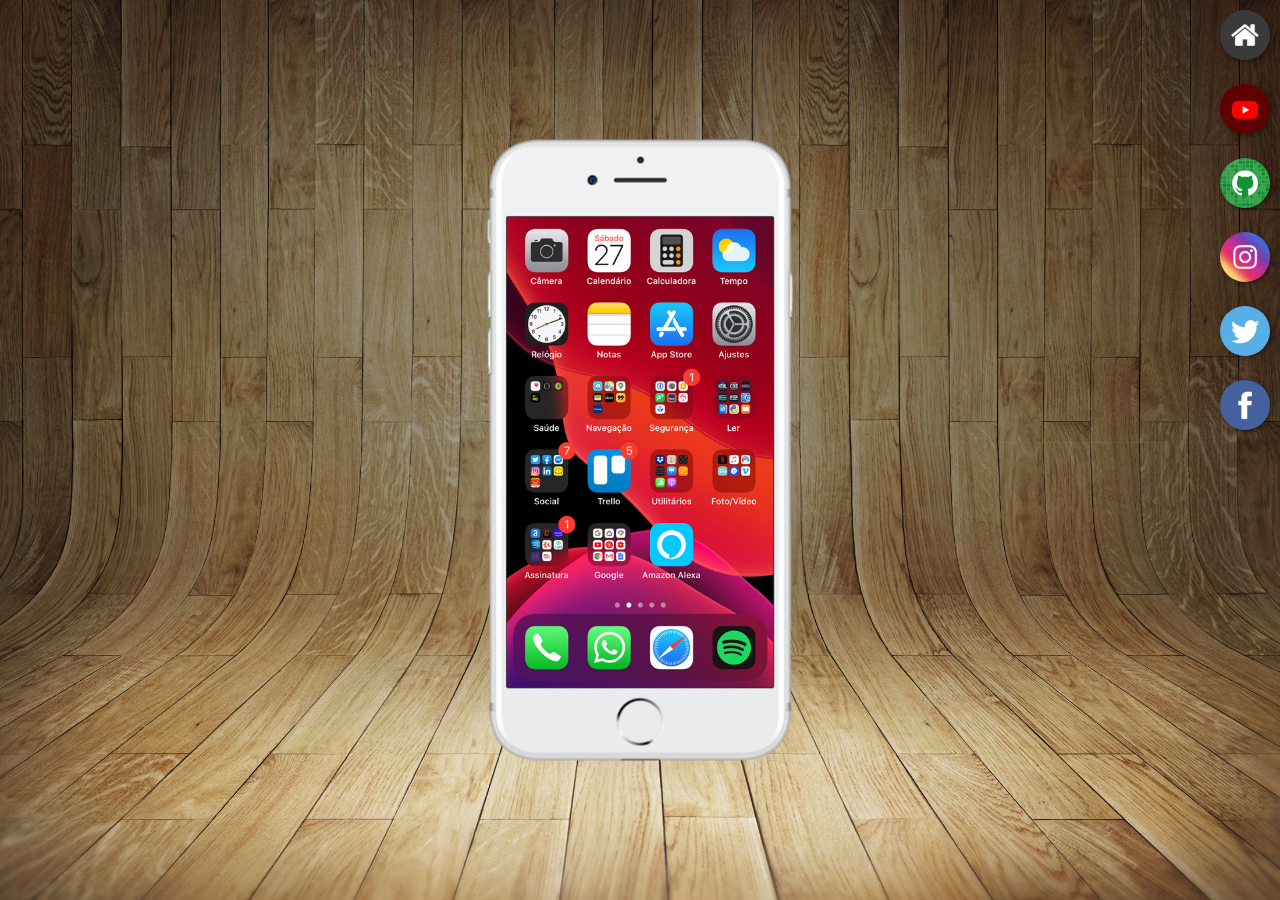
<file: index.html>
<!DOCTYPE html>
<html lang="pt-br">
<head>
    <meta charset="UTF-8">
    <meta name="viewport" content="width=device-width, initial-scale=1.0">
    <link rel="shortcut icon" href="favicon.ico" type="image/x-icon">
    <link rel="stylesheet" href="estilos/style.css">
    <title>Projeto Redes Sociais</title>
</head>
<body>
    <main>
        <section id="telefone">
            <iframe src="home.html" name="tela" id="tela" frameborder="0"></iframe>
        </section>
        <section id="redes-sociais">
            <a href="home.html" target="tela"><img src="imagens/logo-home.jpg" alt="Home"></a><br>
            <a href="youtube.html" target="tela"><img src="imagens/logo-youtube.jpg" alt="Youtube"></a><br>
            <a href="github.html" target="tela"><img src="imagens/logo-github.jpg" alt="Github"></a><br>
            <a href="instagram.html" target="tela"><img src="imagens/logo-instagram.jpg" alt="Instagram"></a><br>
            <a href="twitter.html" target="tela"><img src="imagens/logo-twitter.jpg" alt="Twitter"></a><br>
            <a href="facebook.html" target="tela"><img src="imagens/logo-facebook.jpg" alt="Facebook"></a>

        </section>
    </main>
</body>
</html>
</file>
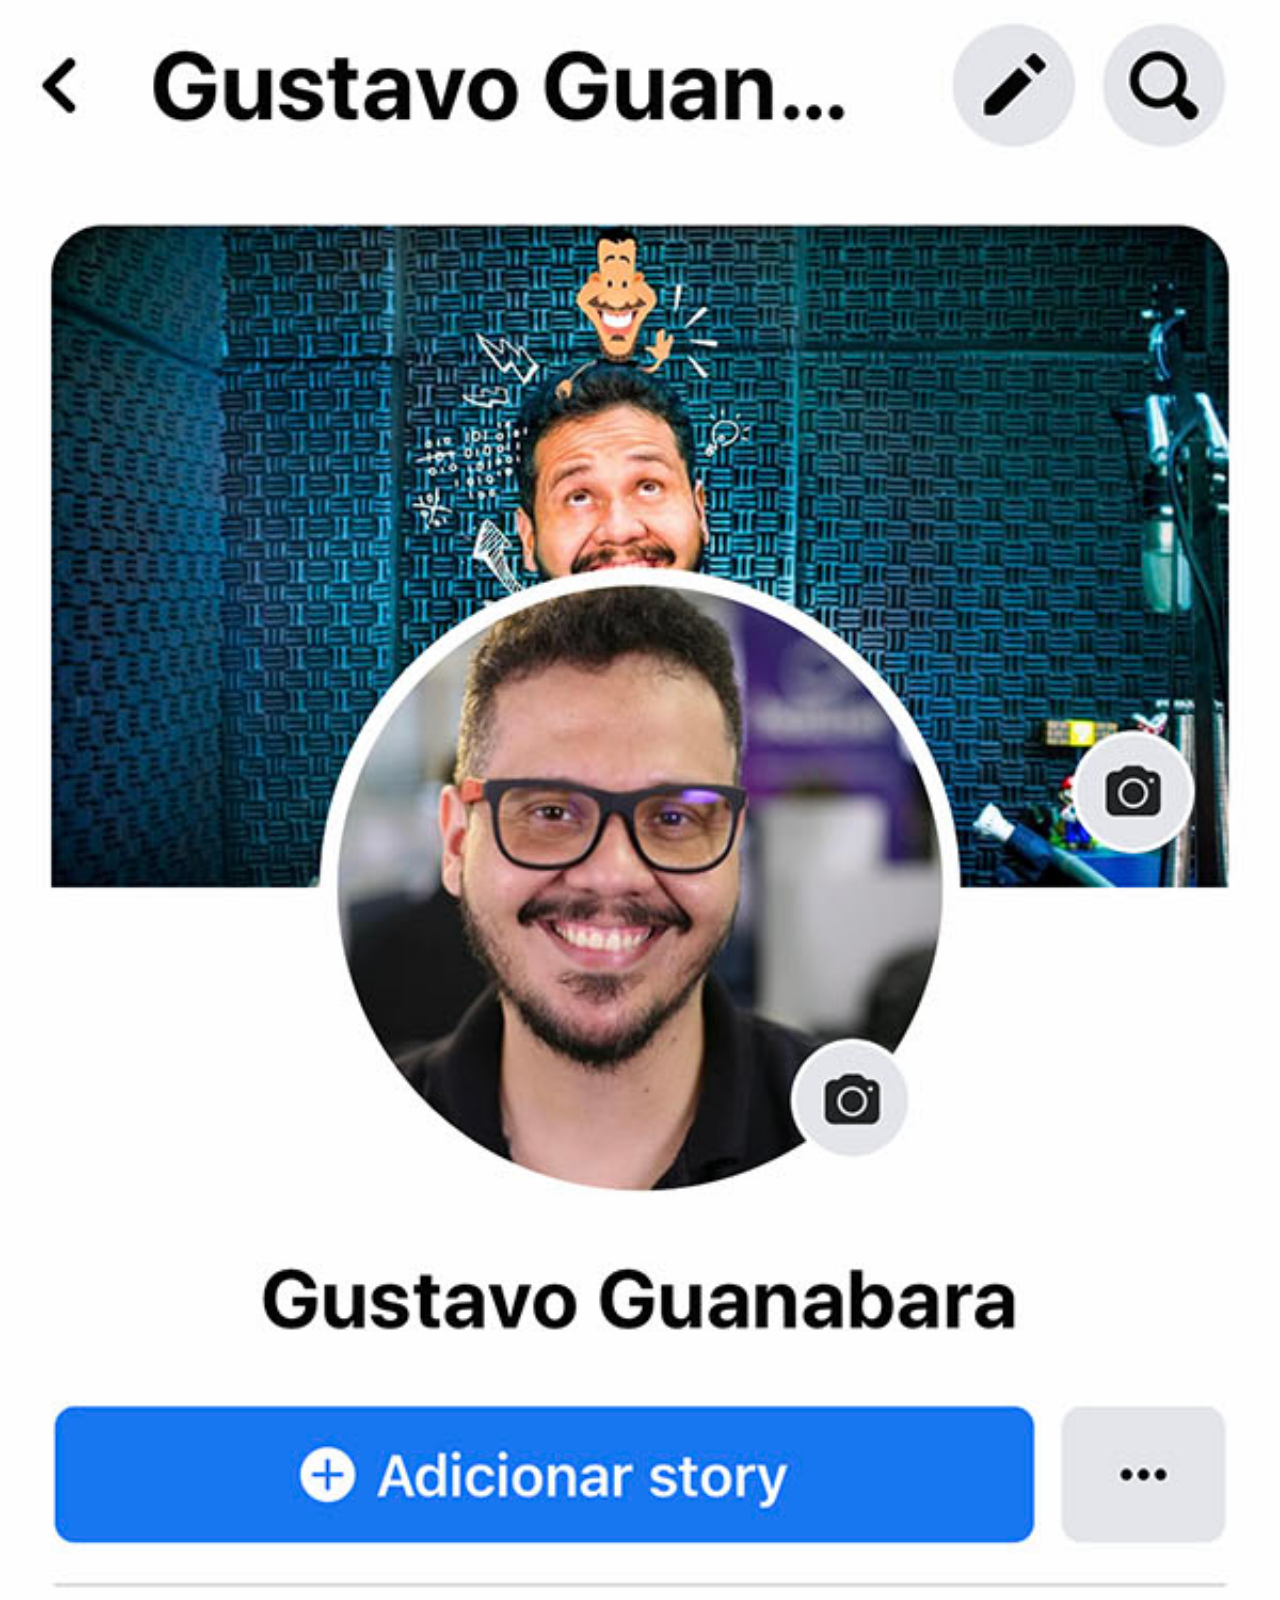
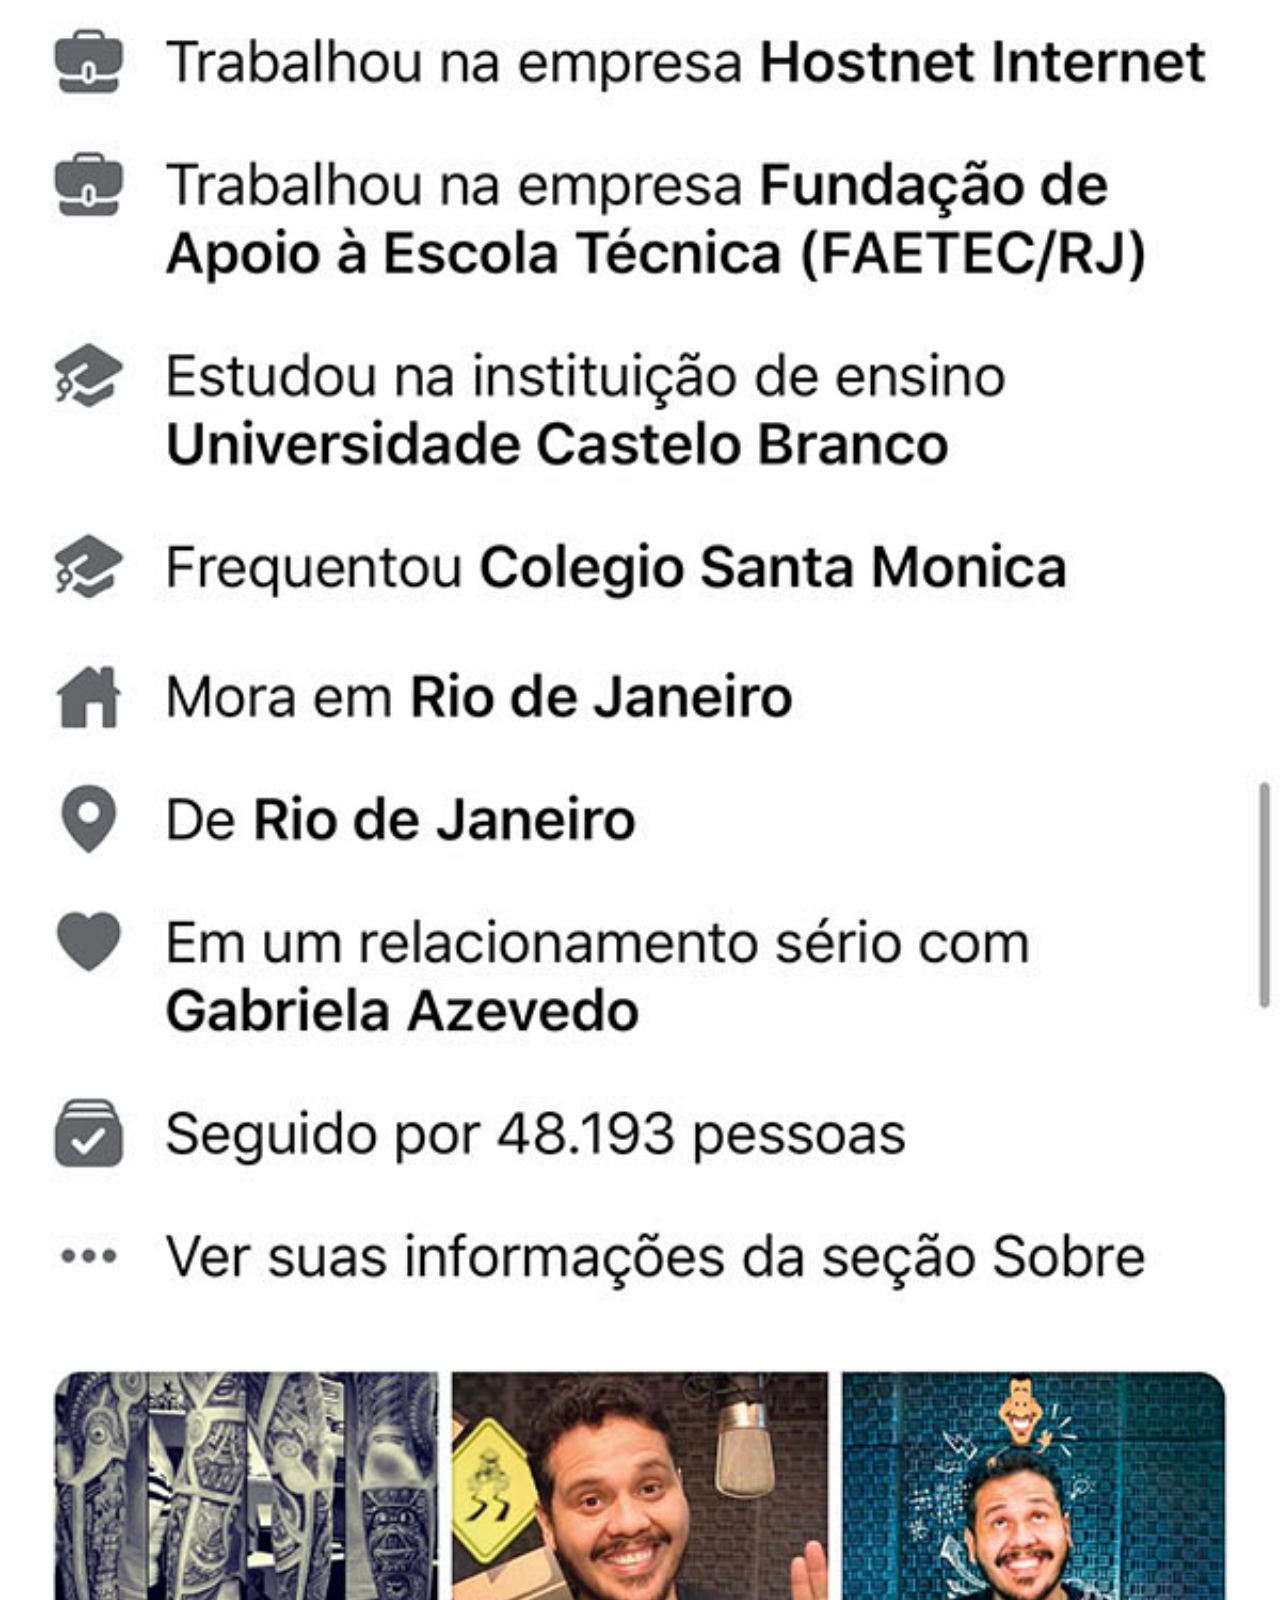
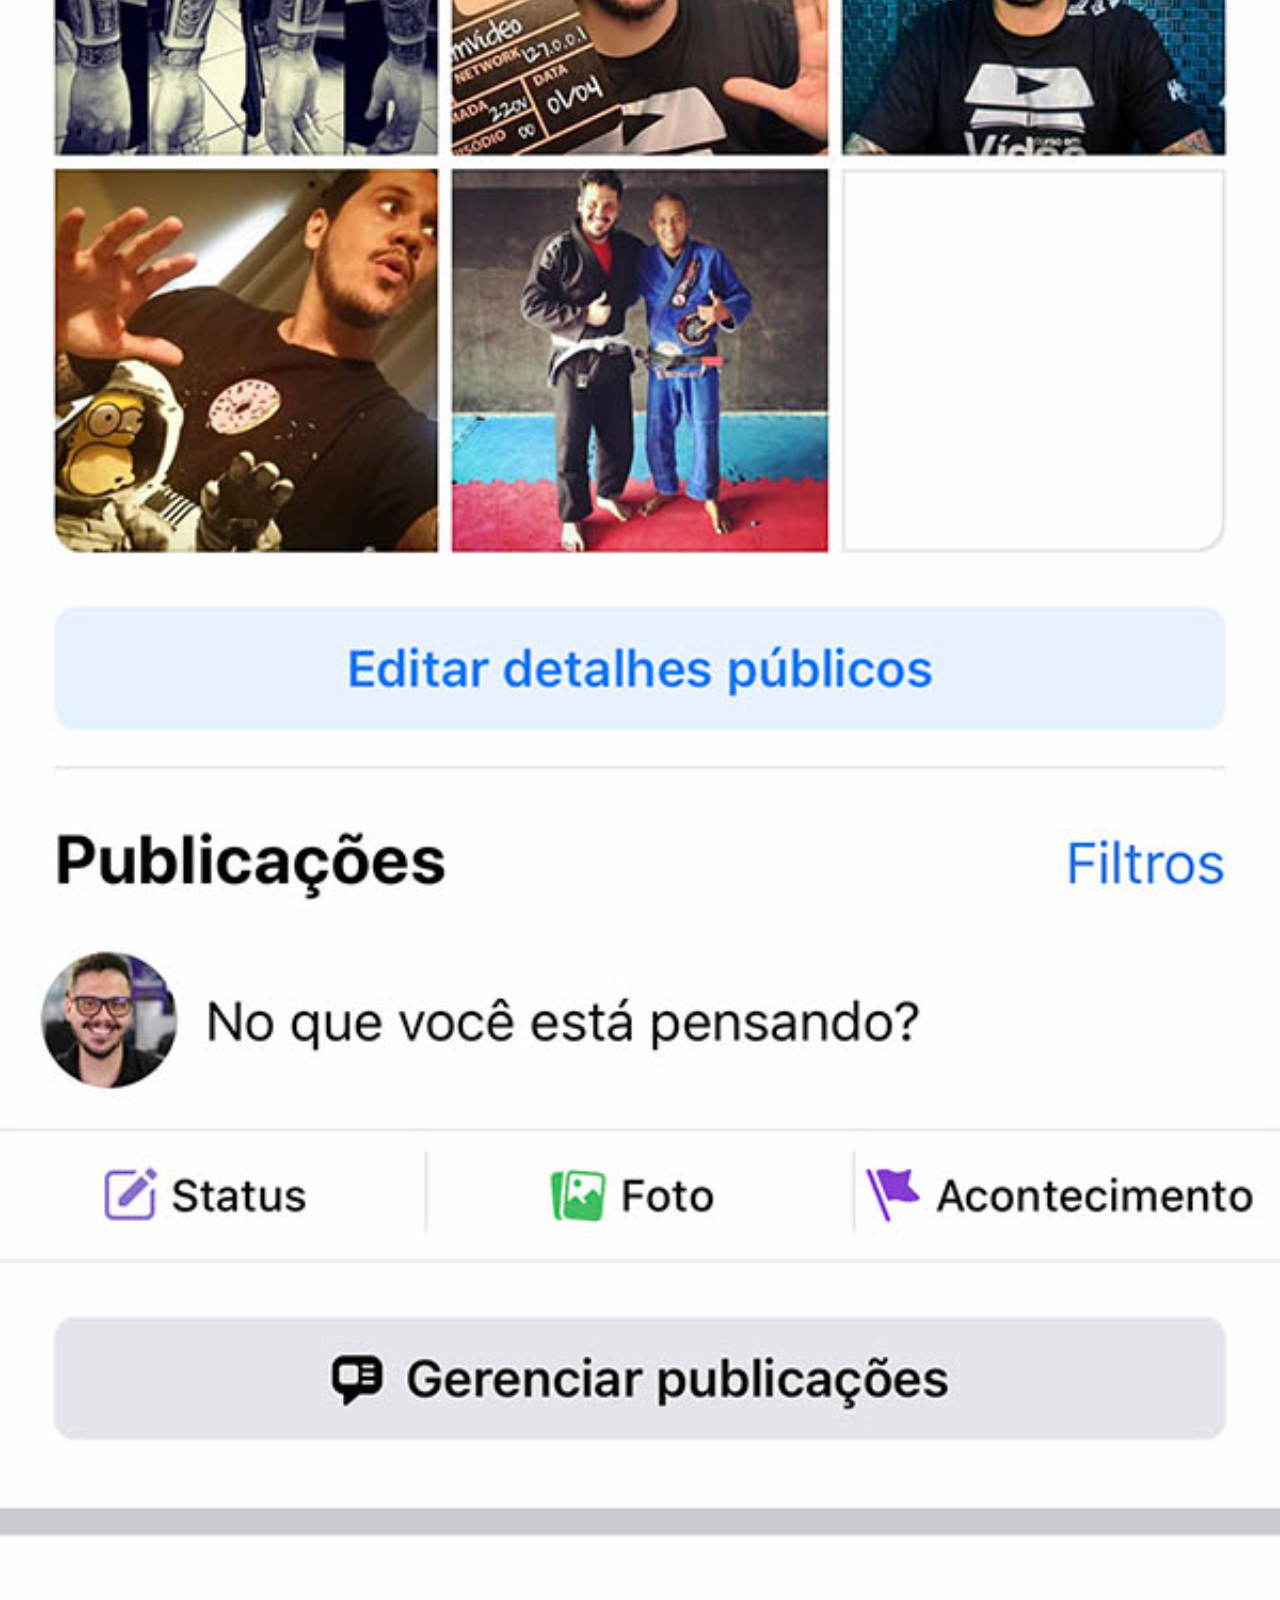
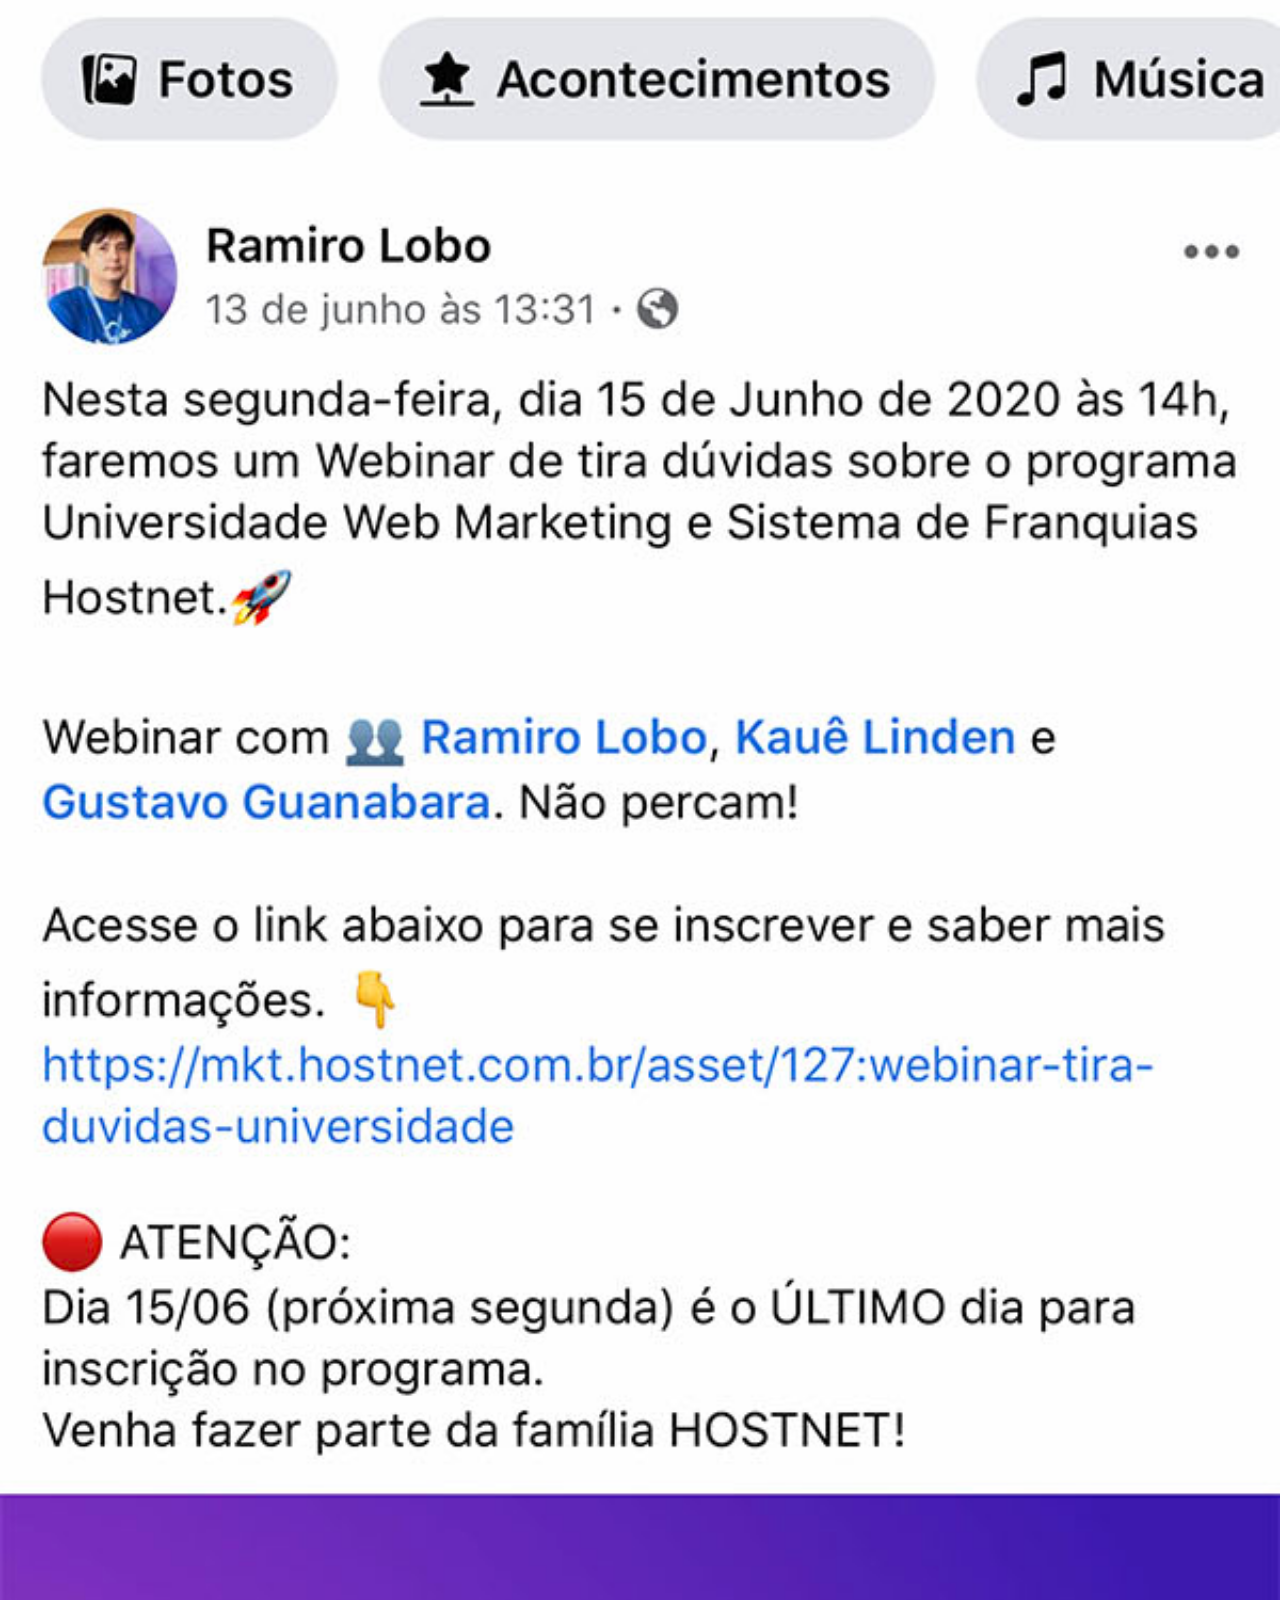
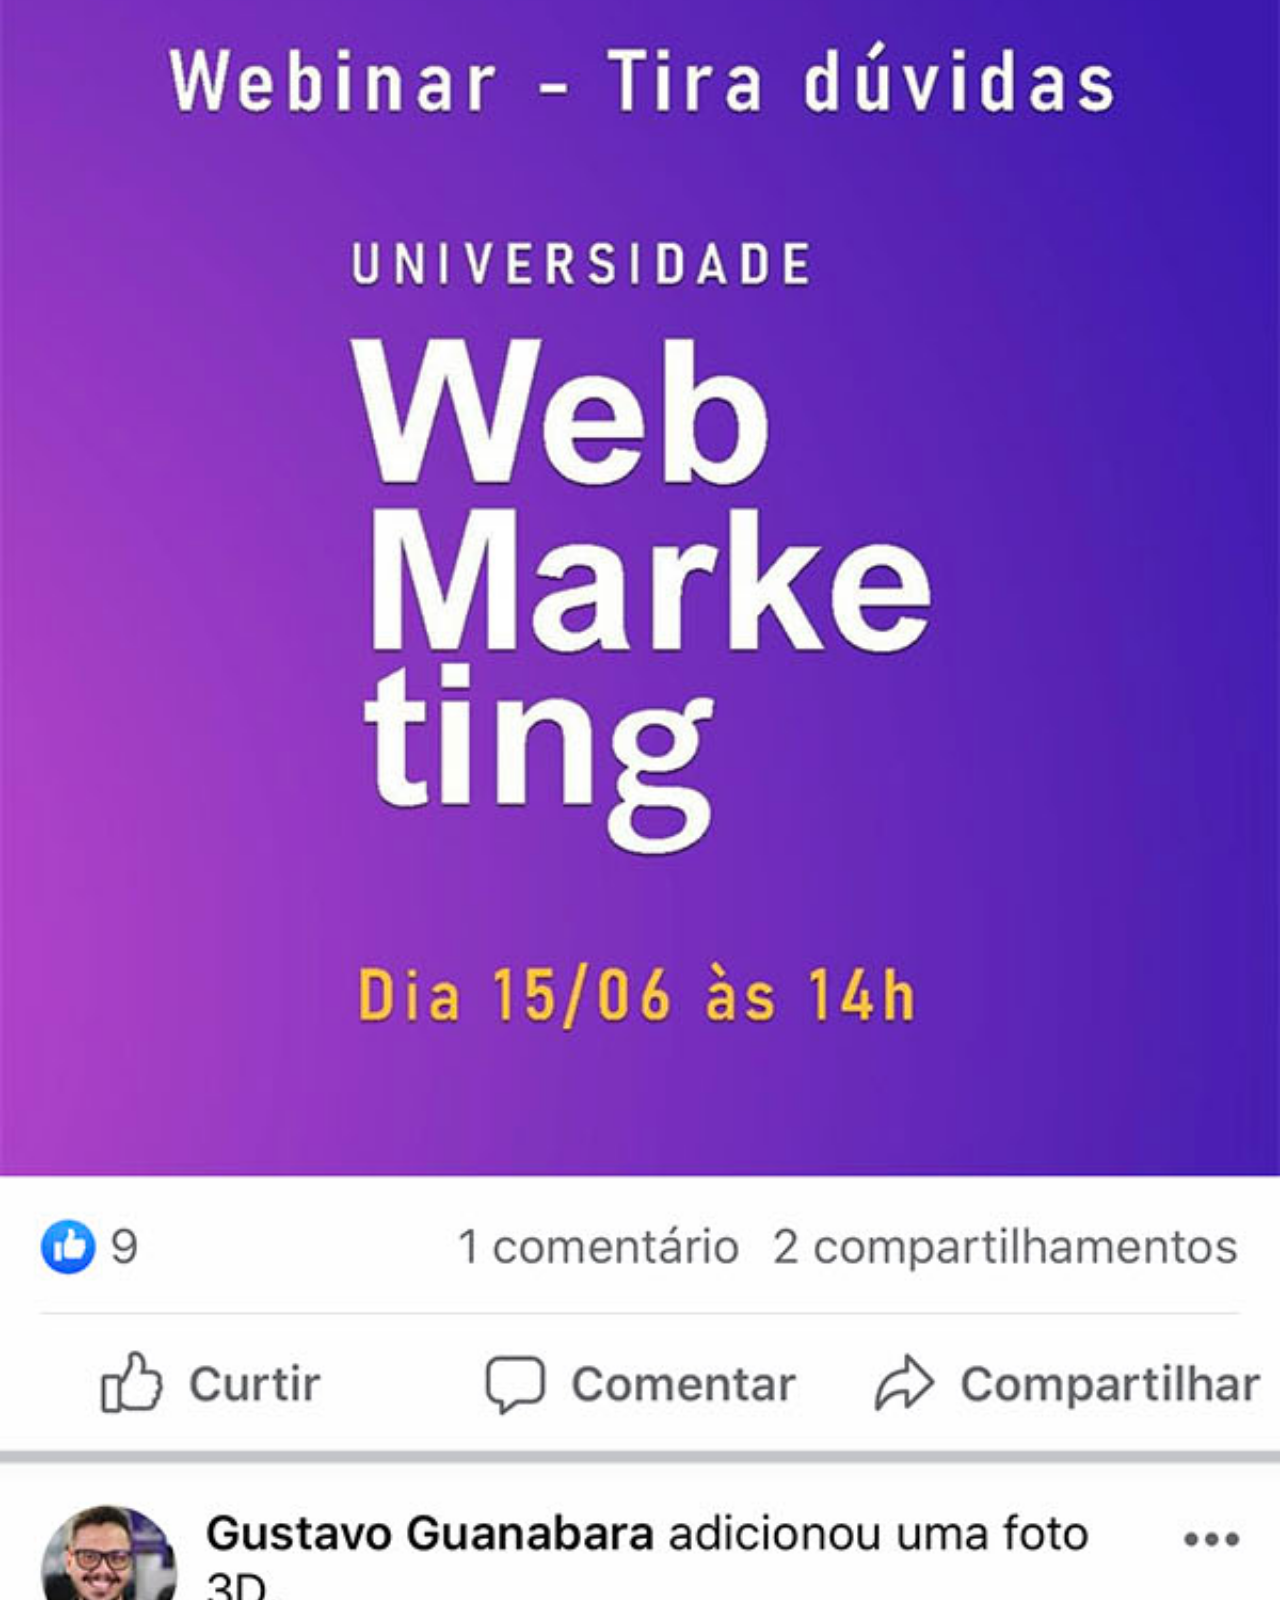
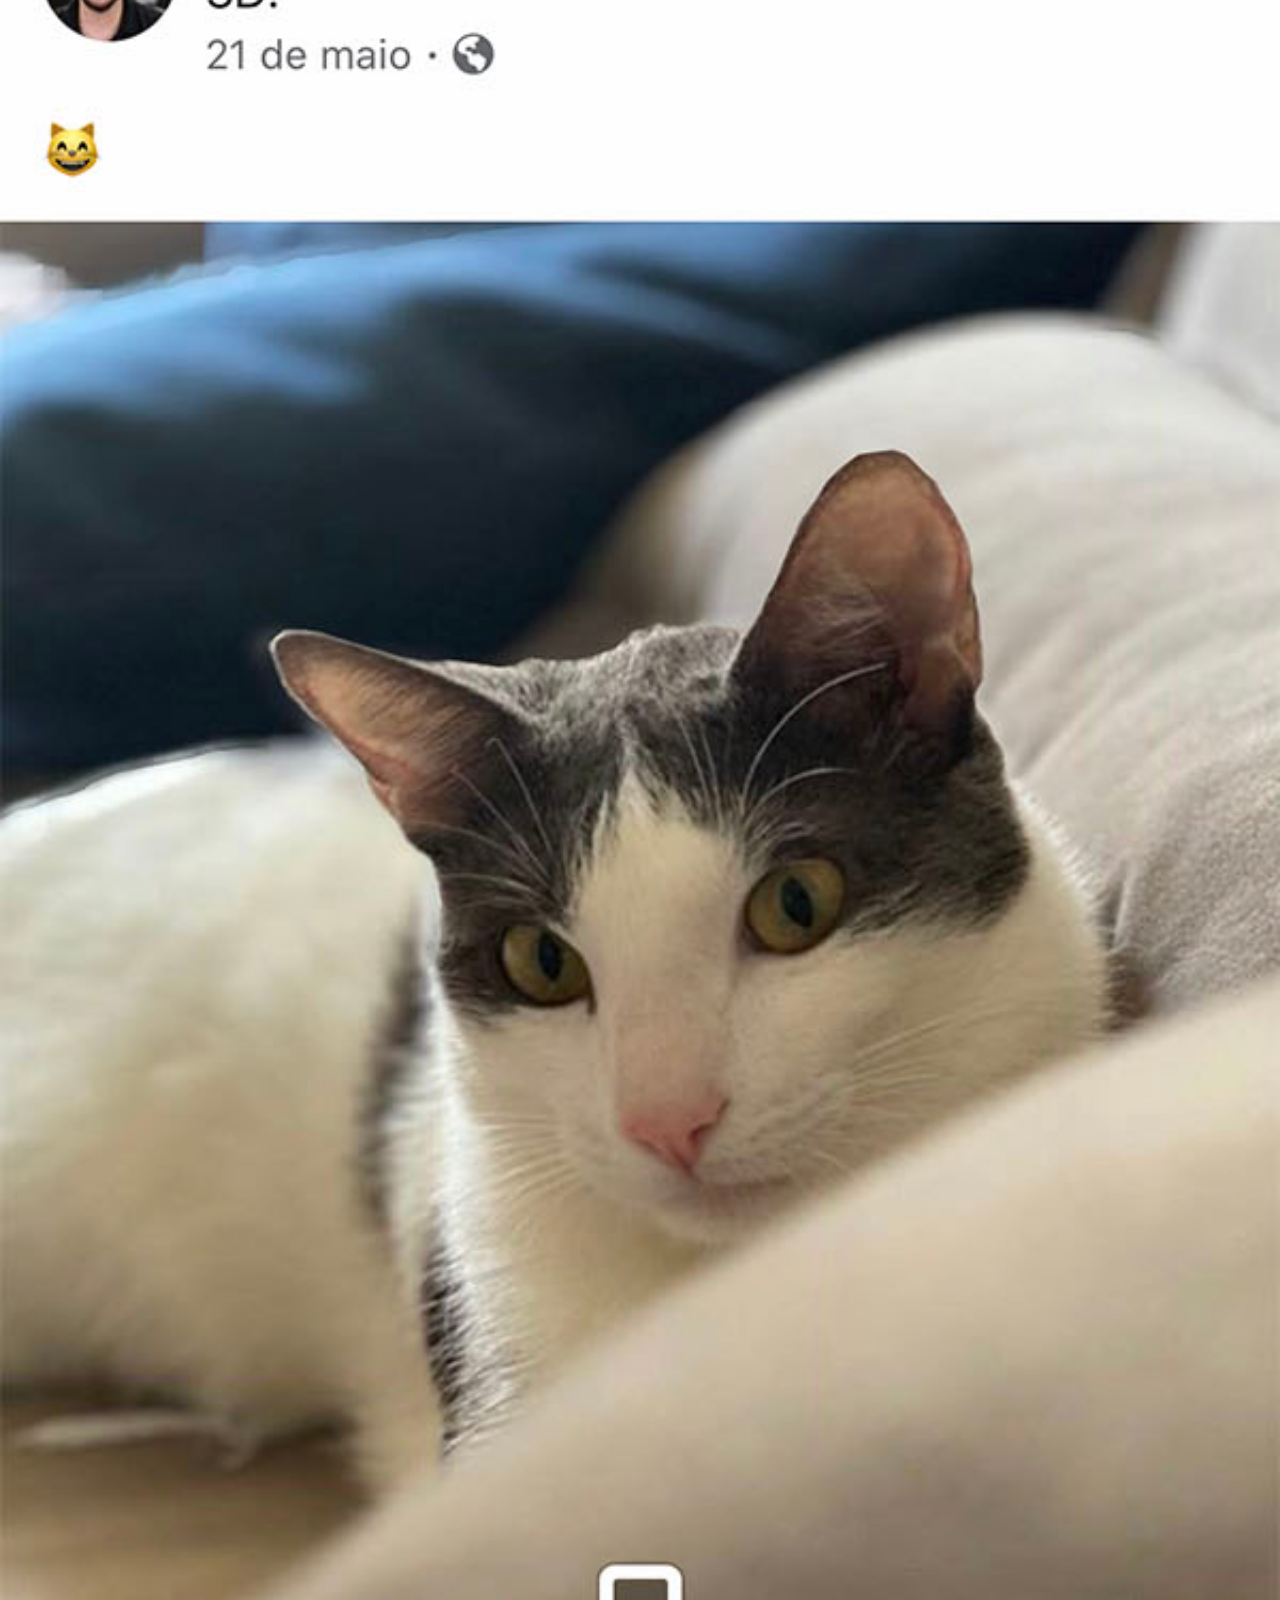
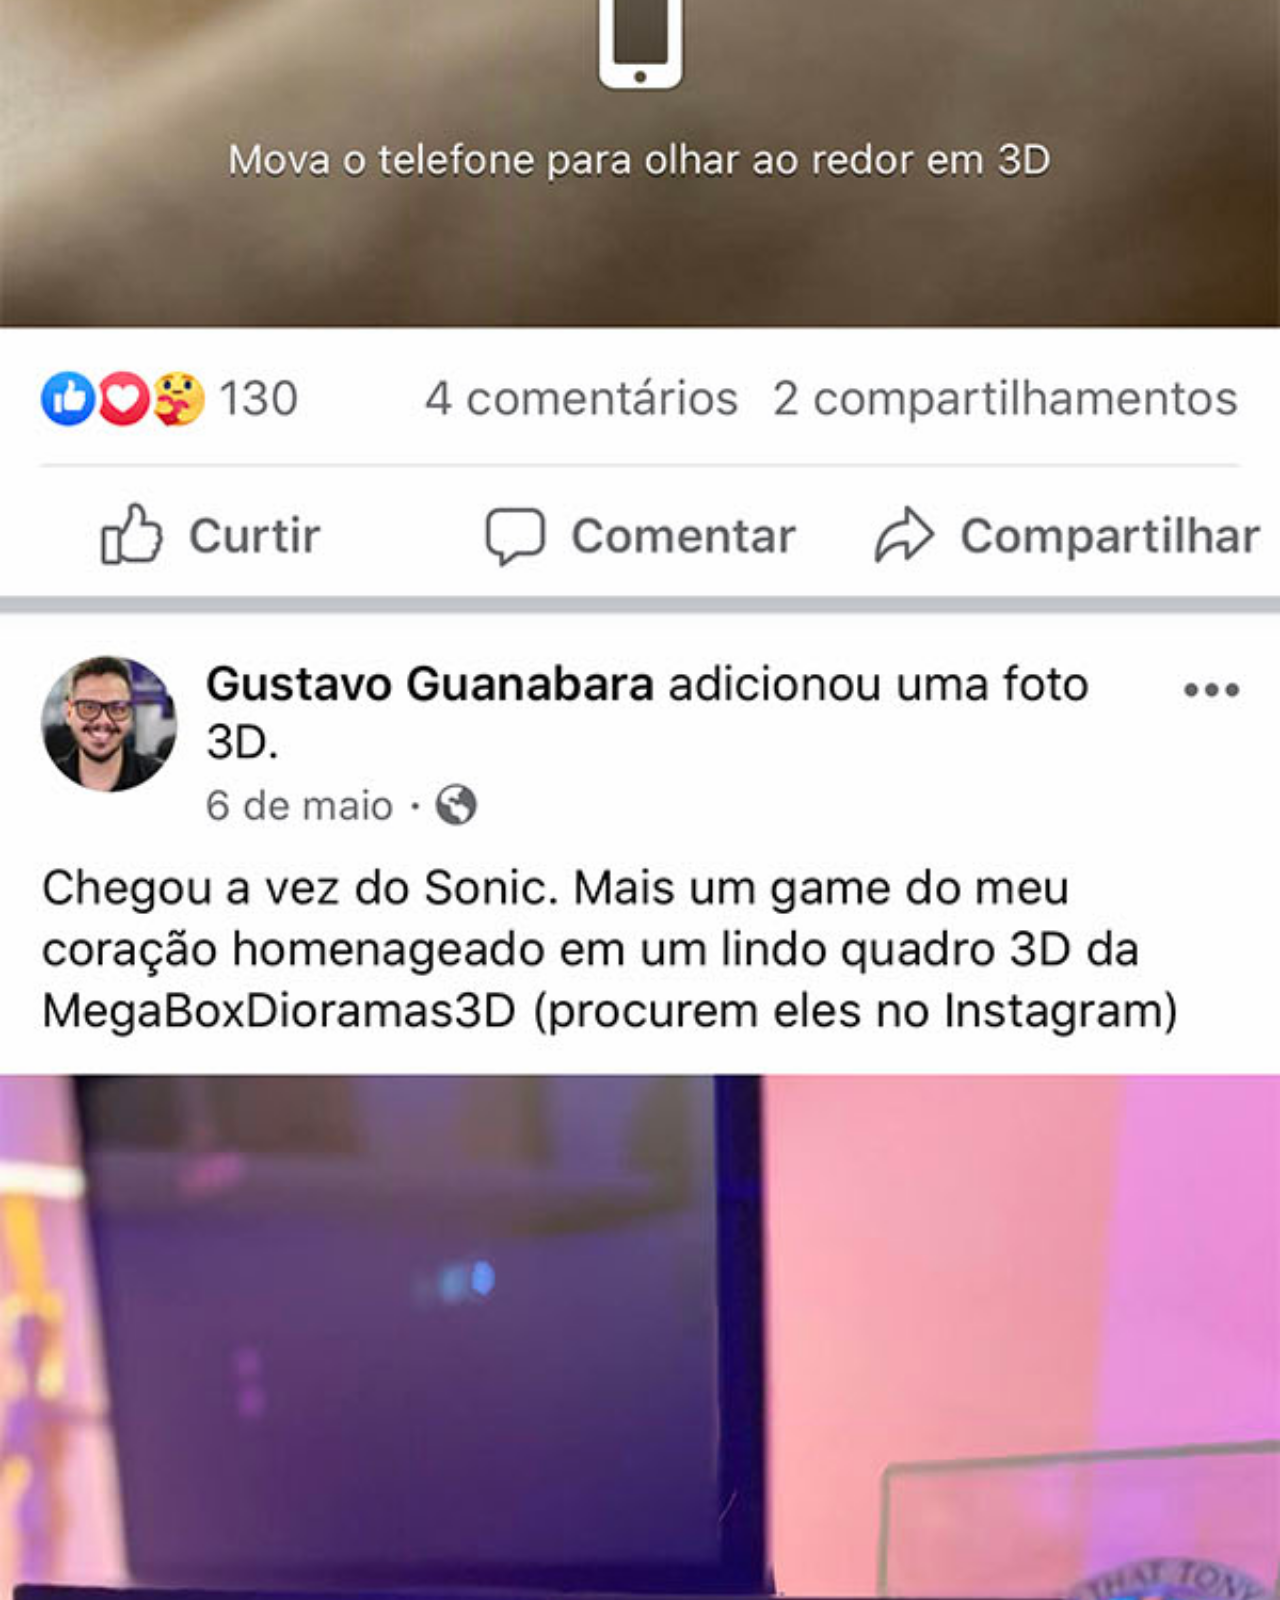
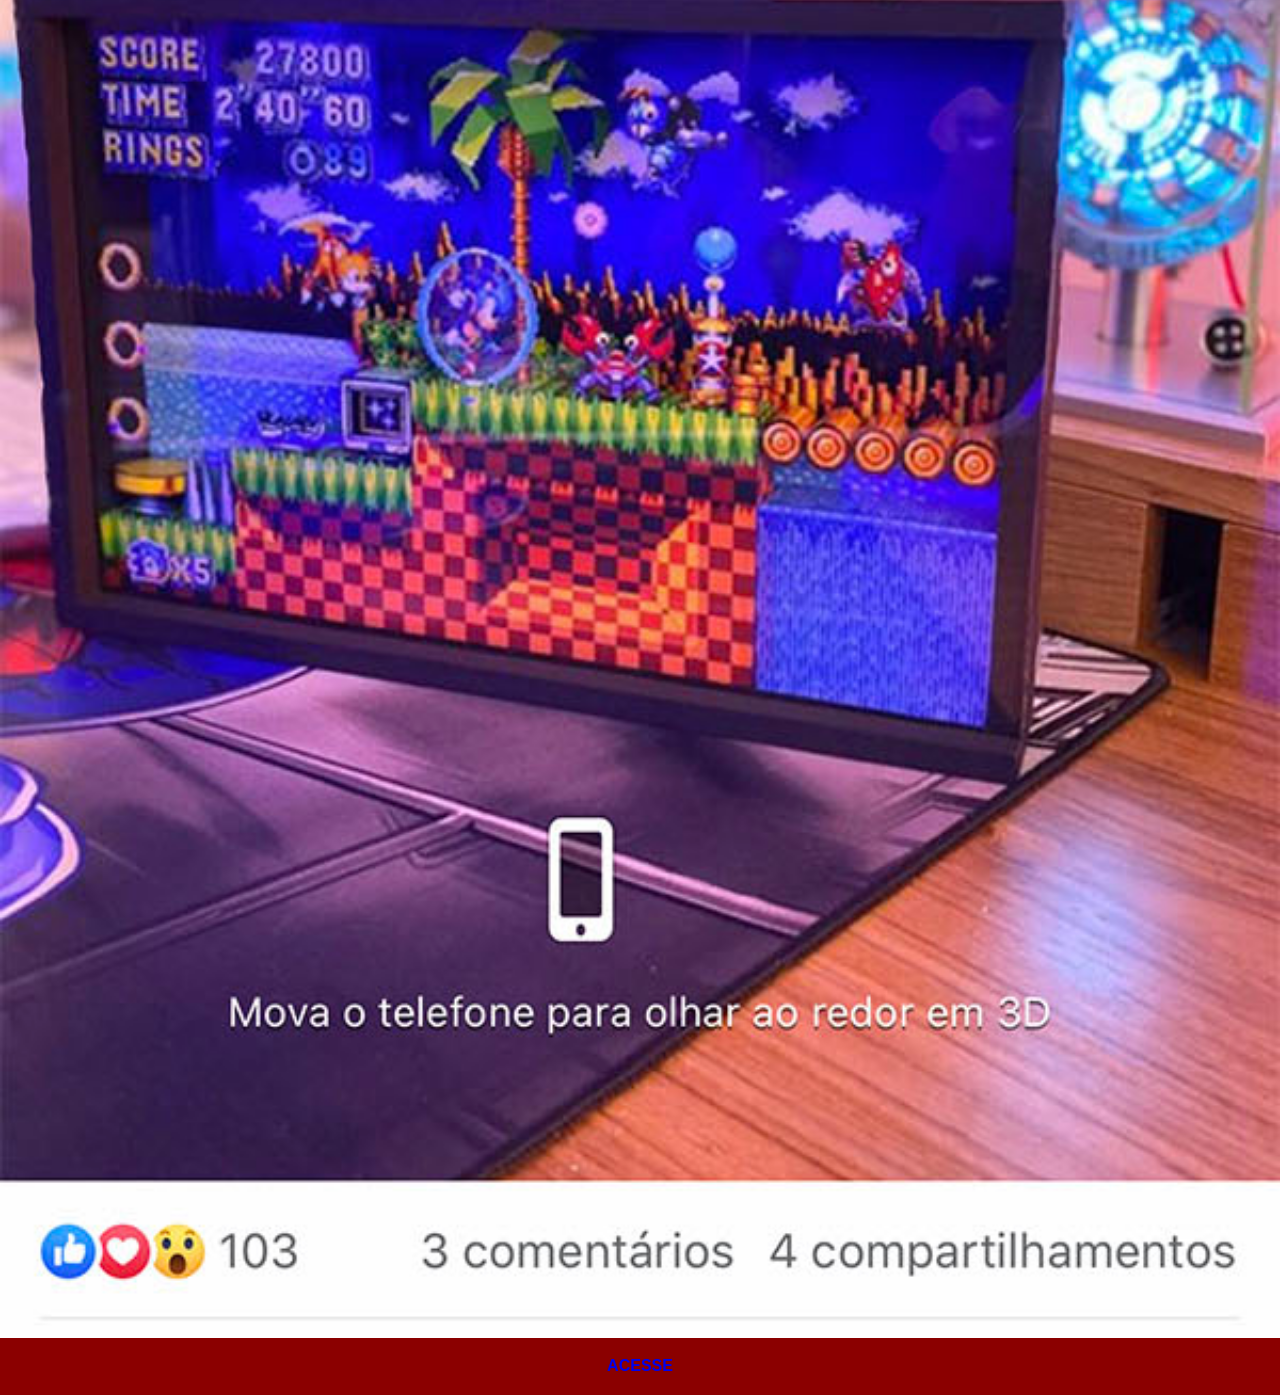
<file: facebook.html>
<!DOCTYPE html>
<html lang="pt-br">
<head>
    <meta charset="UTF-8">
    <meta name="viewport" content="width=device-width, initial-scale=1.0">
    <title>Facebook</title>
    <link rel="stylesheet" href="estilos/social.css">
</head>
<body>
    <img src="imagens/tela-facebook.jpg" alt="Facebook">
    <a href="https://www.facebook.com/gustavoguanabara/" target="_blank">ACESSE</a>
</body>
</html>
</file>
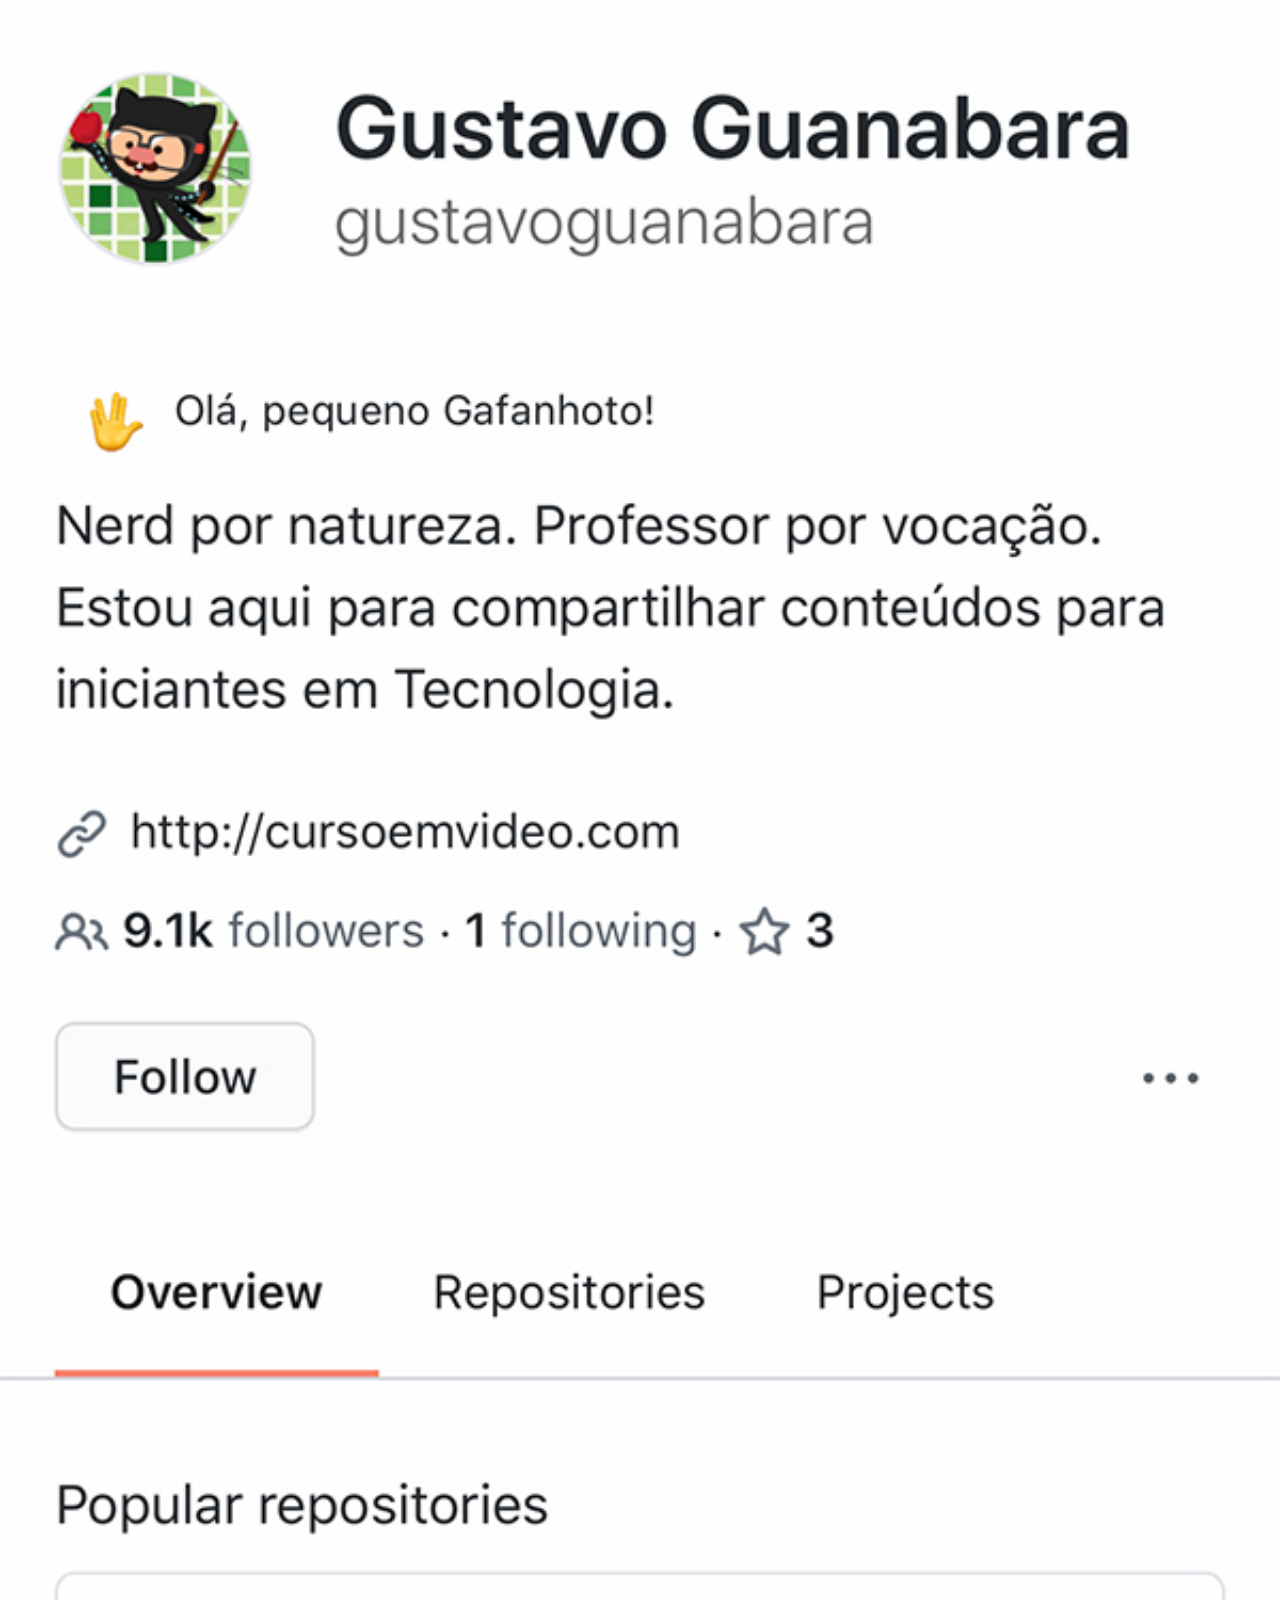
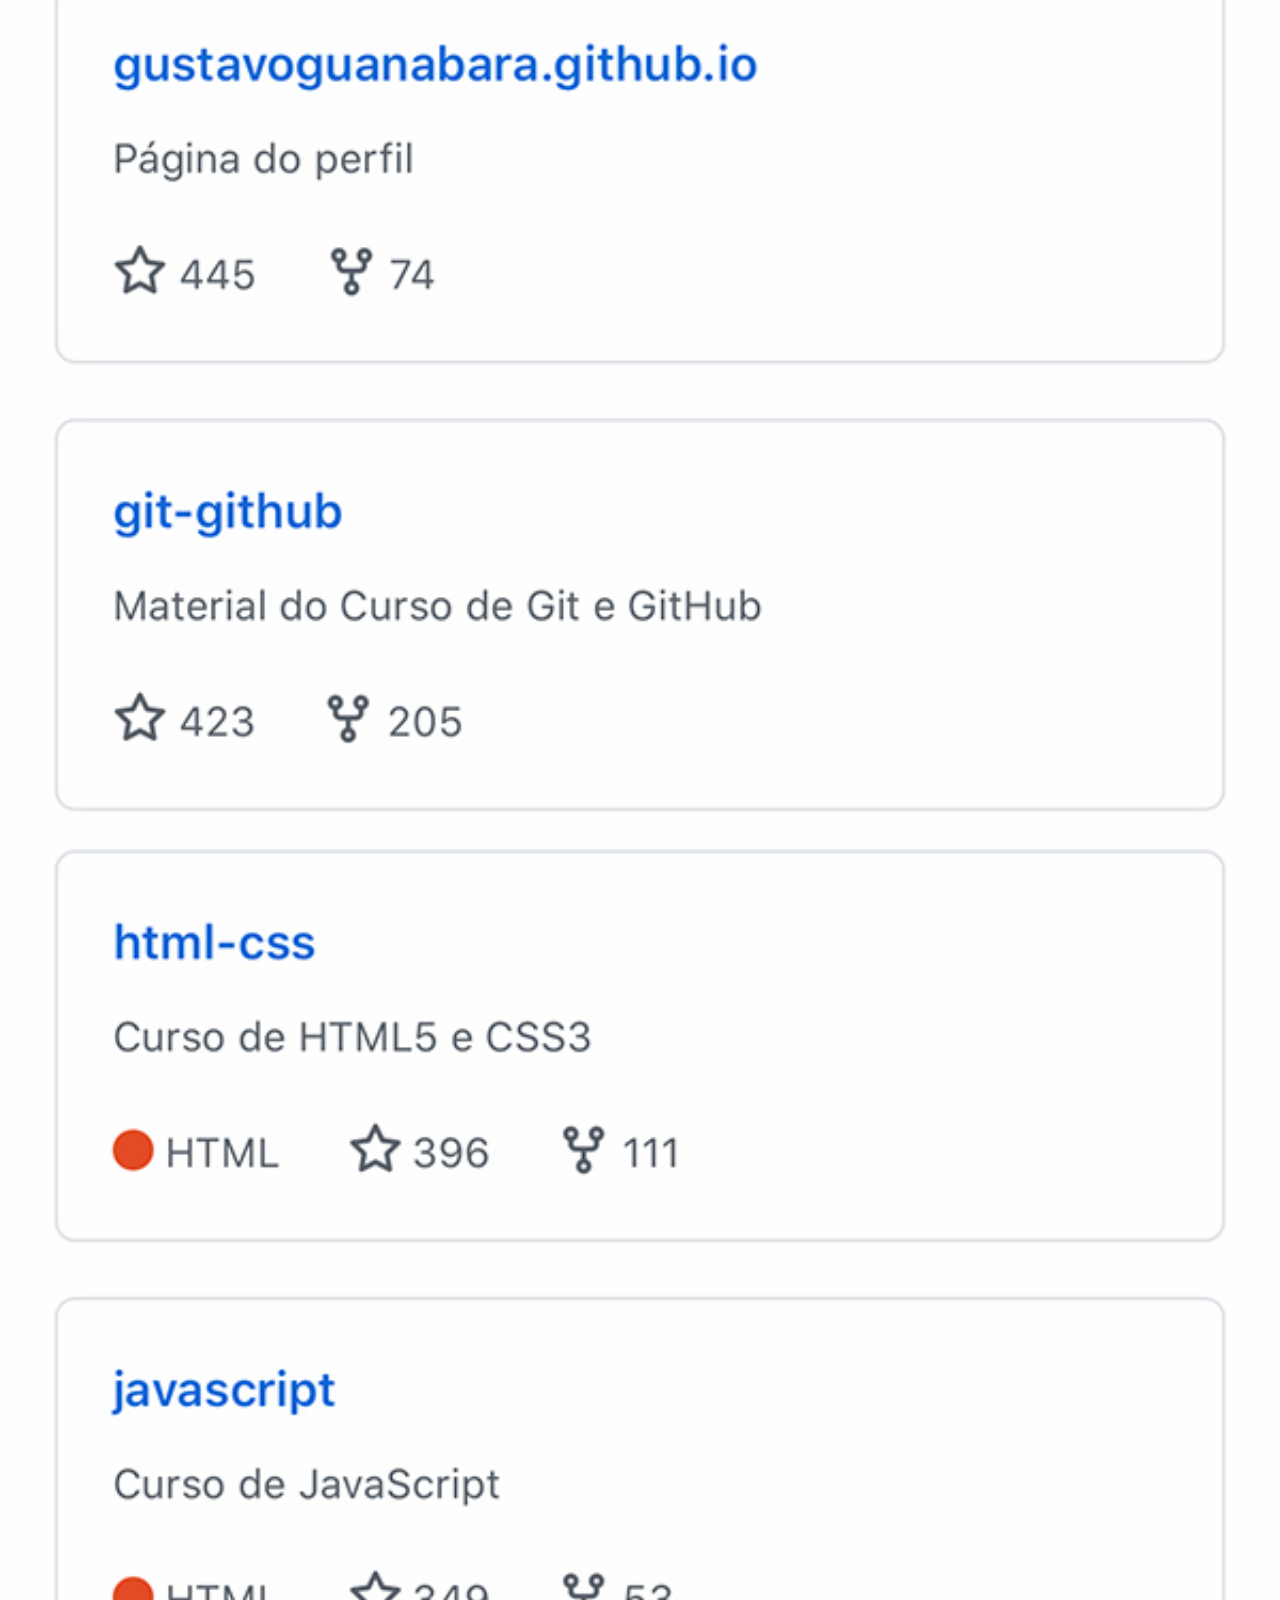
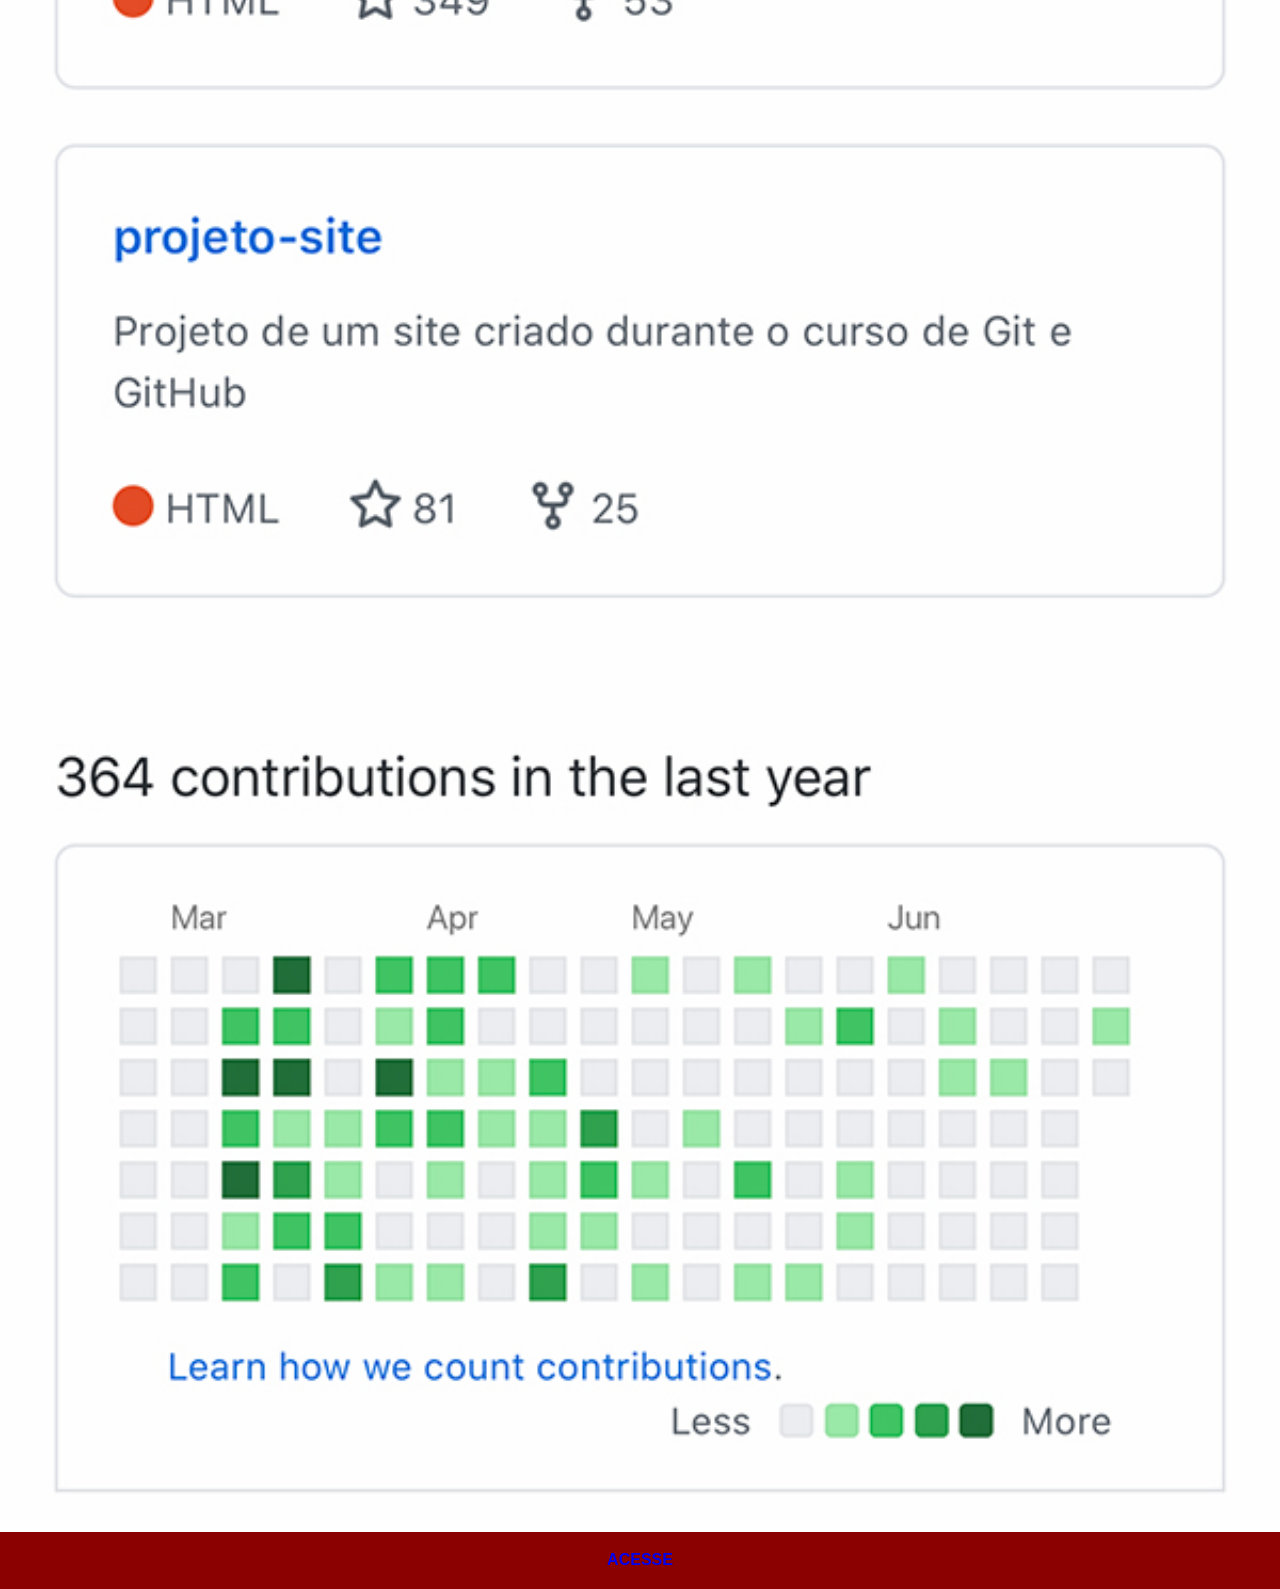
<file: github.html>
<!DOCTYPE html>
<html lang="pt-br">
<head>
    <meta charset="UTF-8">
    <meta name="viewport" content="width=device-width, initial-scale=1.0">
    <title>GitHub</title>
    <link rel="stylesheet" href="estilos/social.css">
</head>
<body>
    <img src="imagens/tela-github.jpg" alt="GitHub">
    <a href="https://github.com/gustavoguanabara" target="_blank">ACESSE</a>
</body>
</html>
</file>
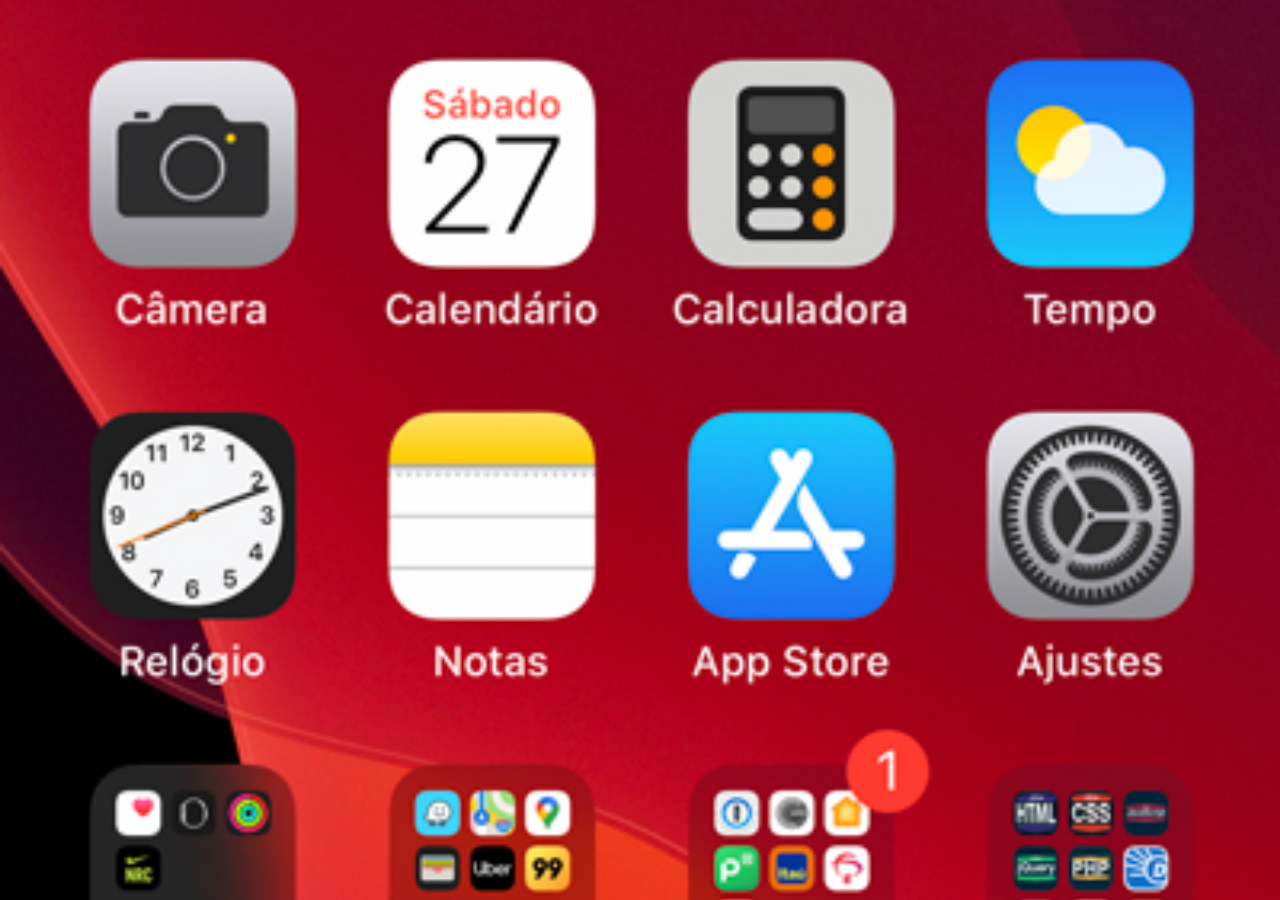
<file: home.html>
<!DOCTYPE html>
<html lang="pt-br">
<head>
    <meta charset="UTF-8">
    <meta name="viewport" content="width=device-width, initial-scale=1.0">
    <title>Home</title>
    <style>
        * {
            margin: 0px;
            padding: 0px;

        }

        body {
            width: 100vw;
            height: 100vh;
            background: black url('imagens/tela-home.jpg') no-repeat top center;
            background-size: cover;
        }
    </style>
</head>
<body>
    
</body>
</html>
</file>
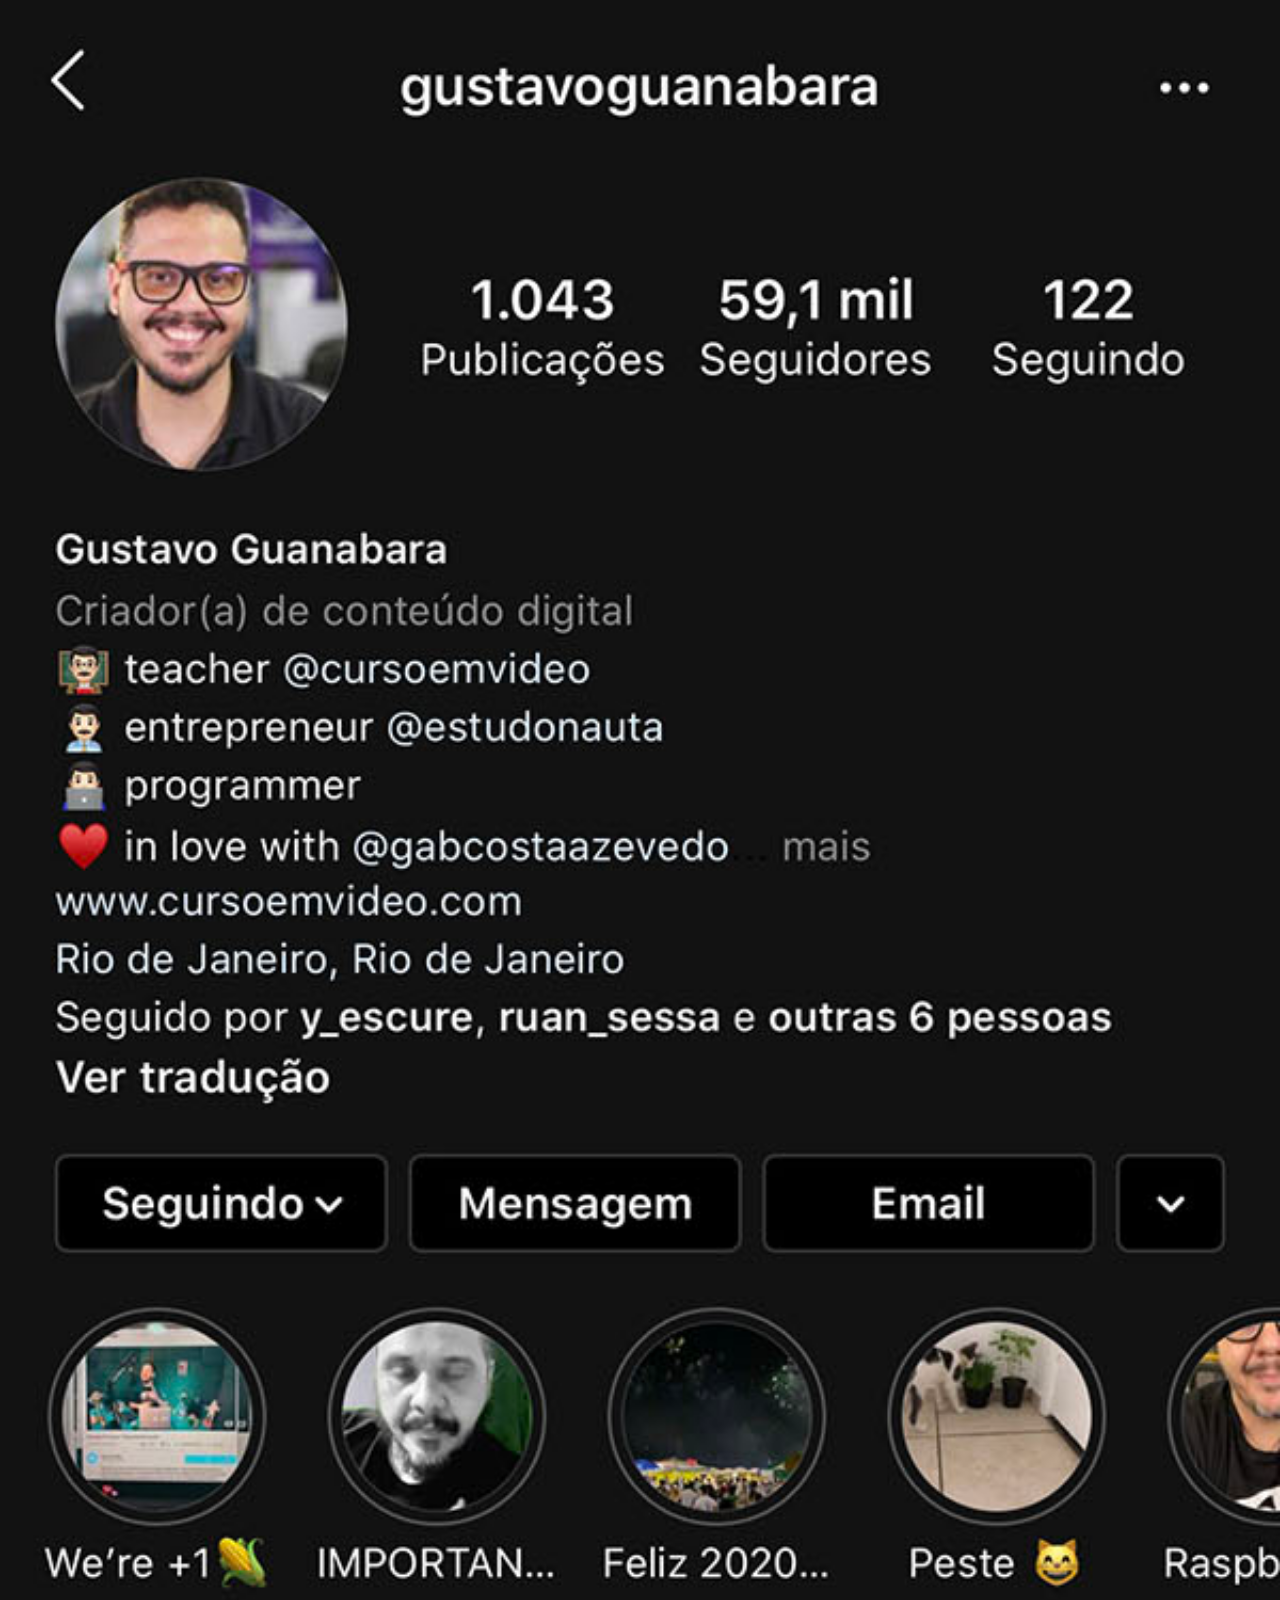
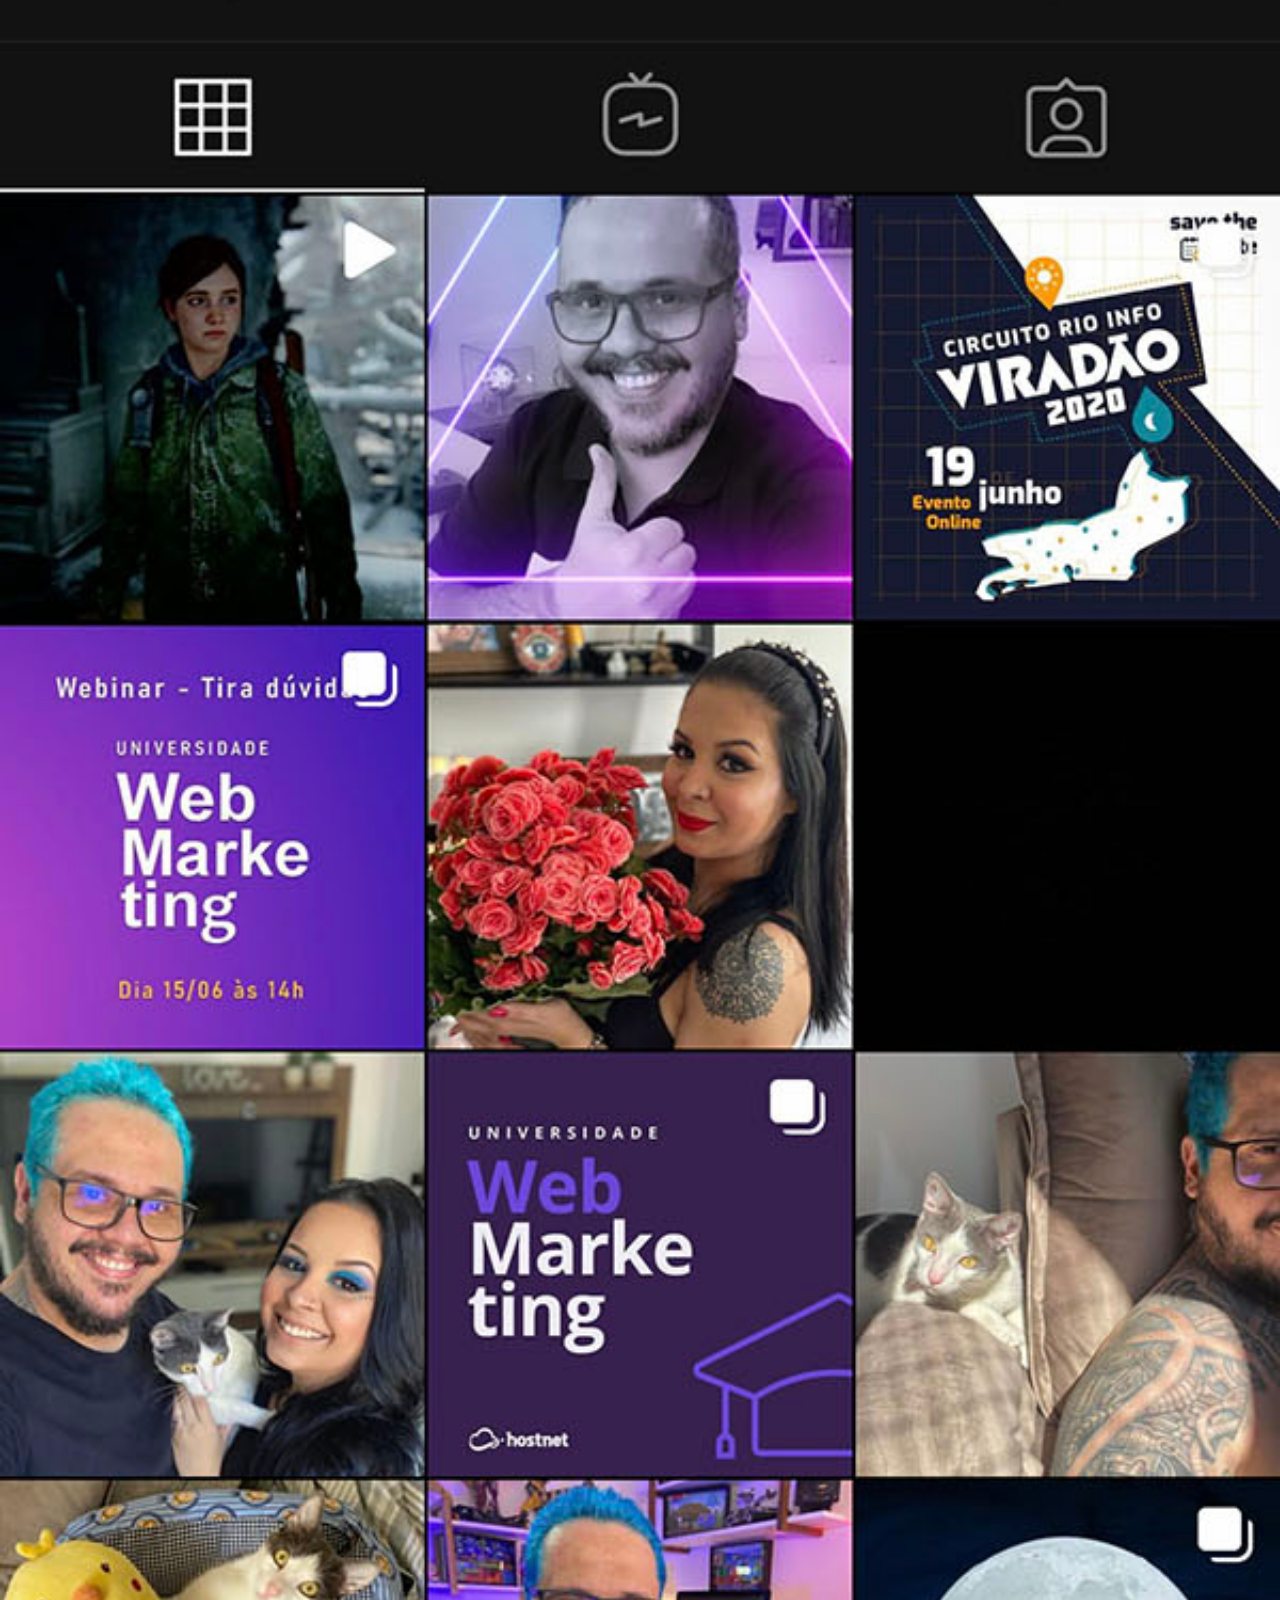
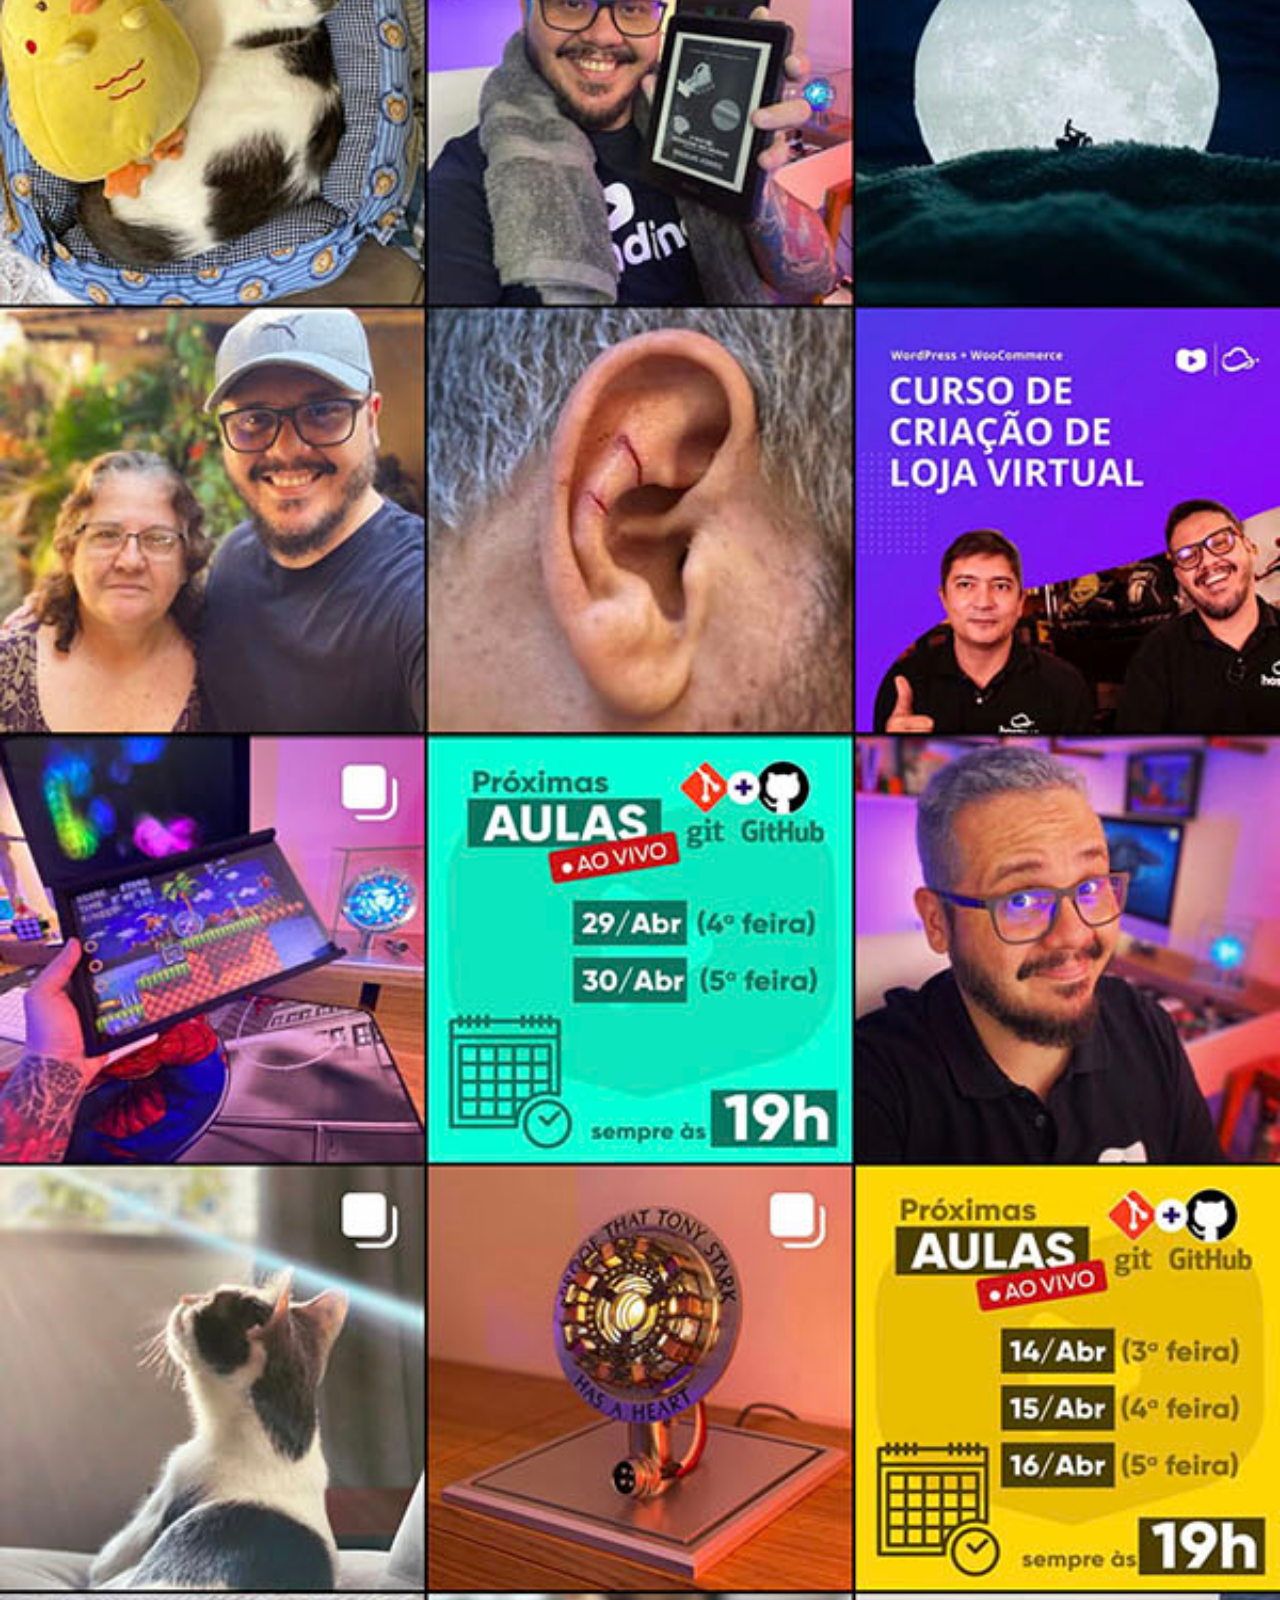
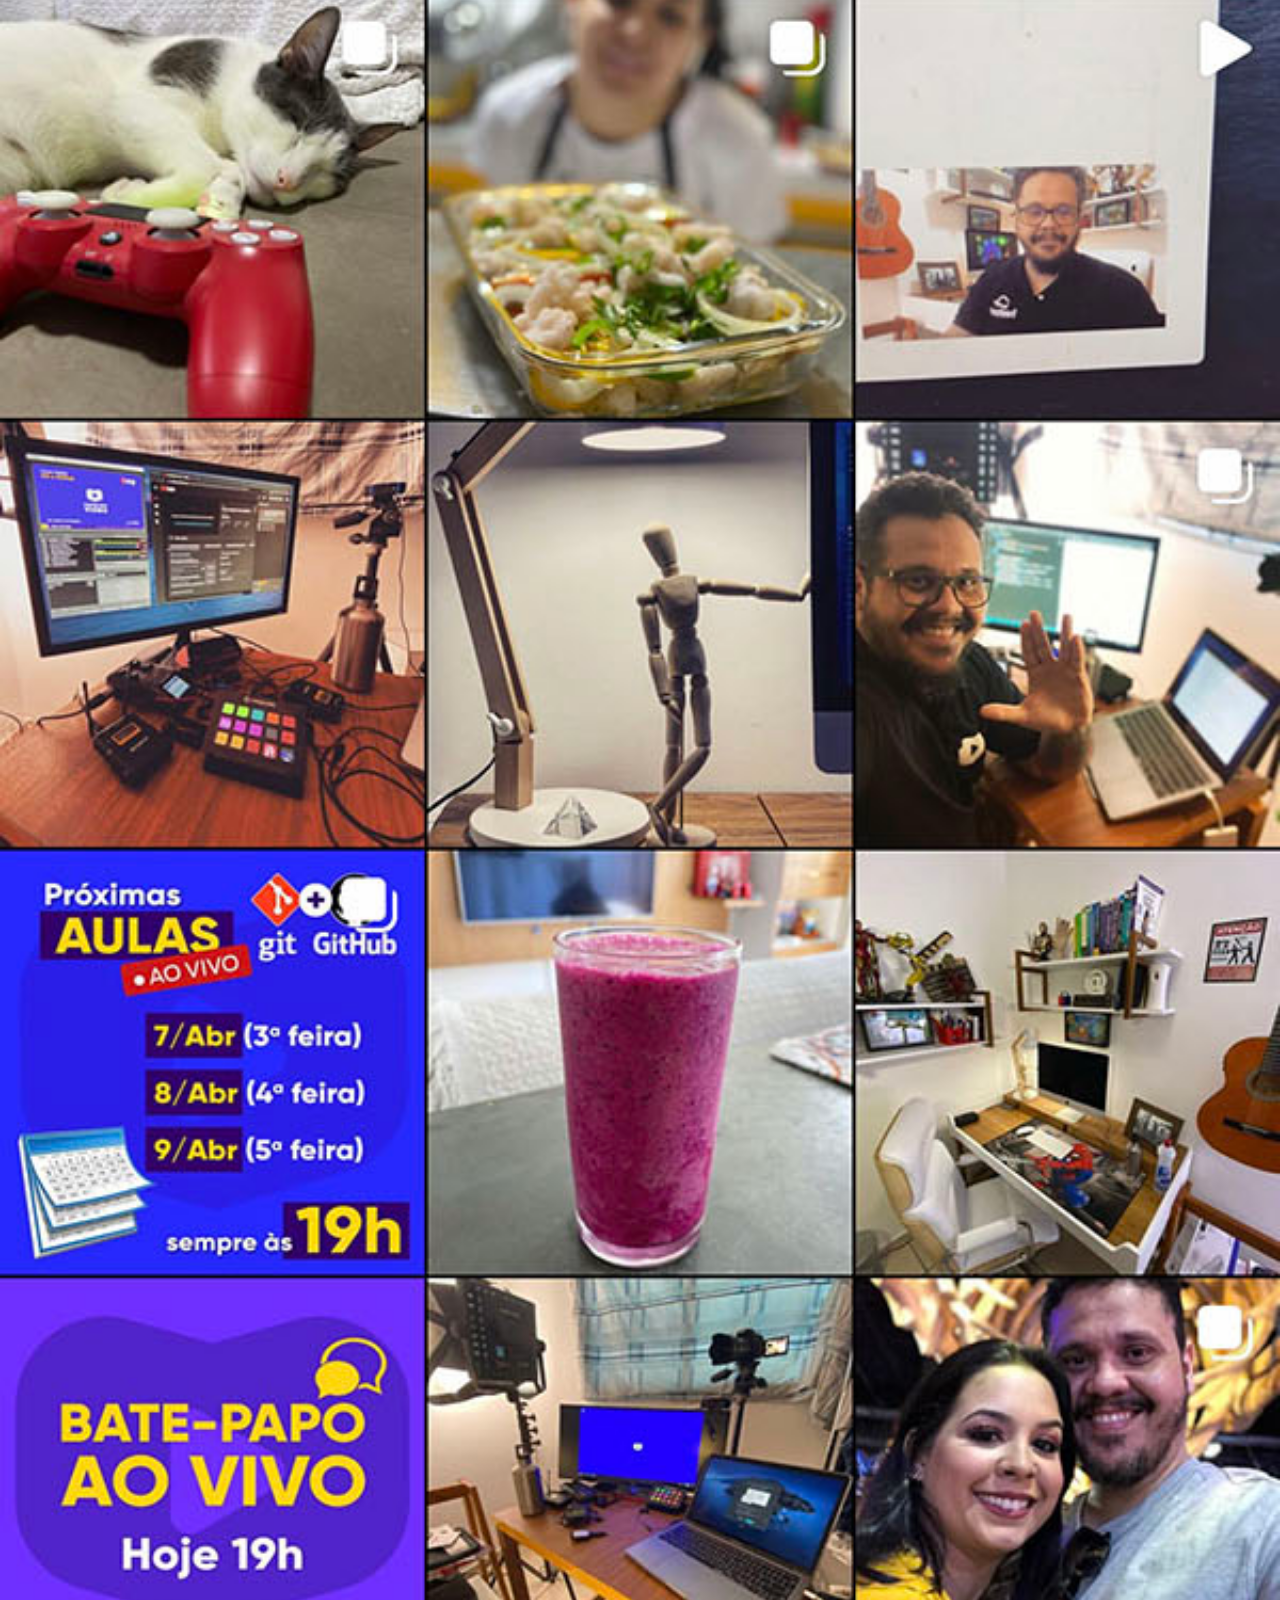
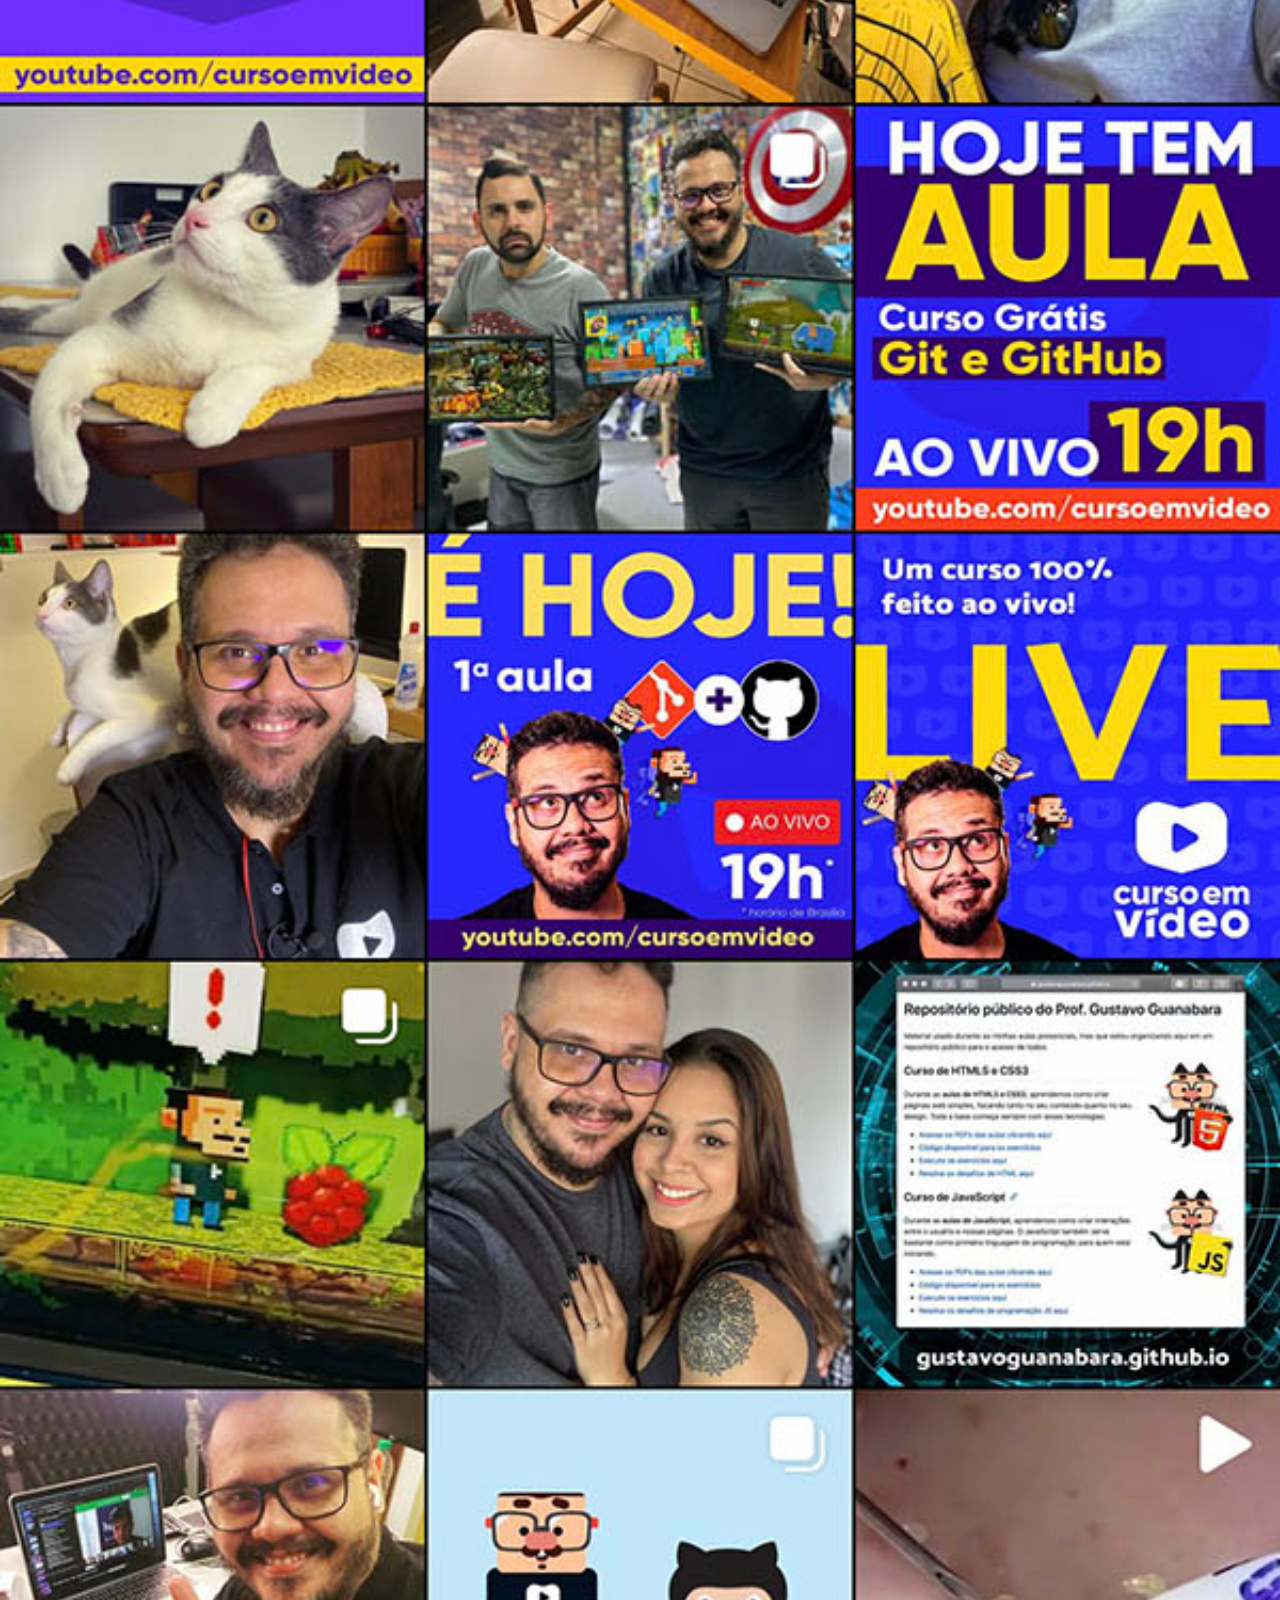
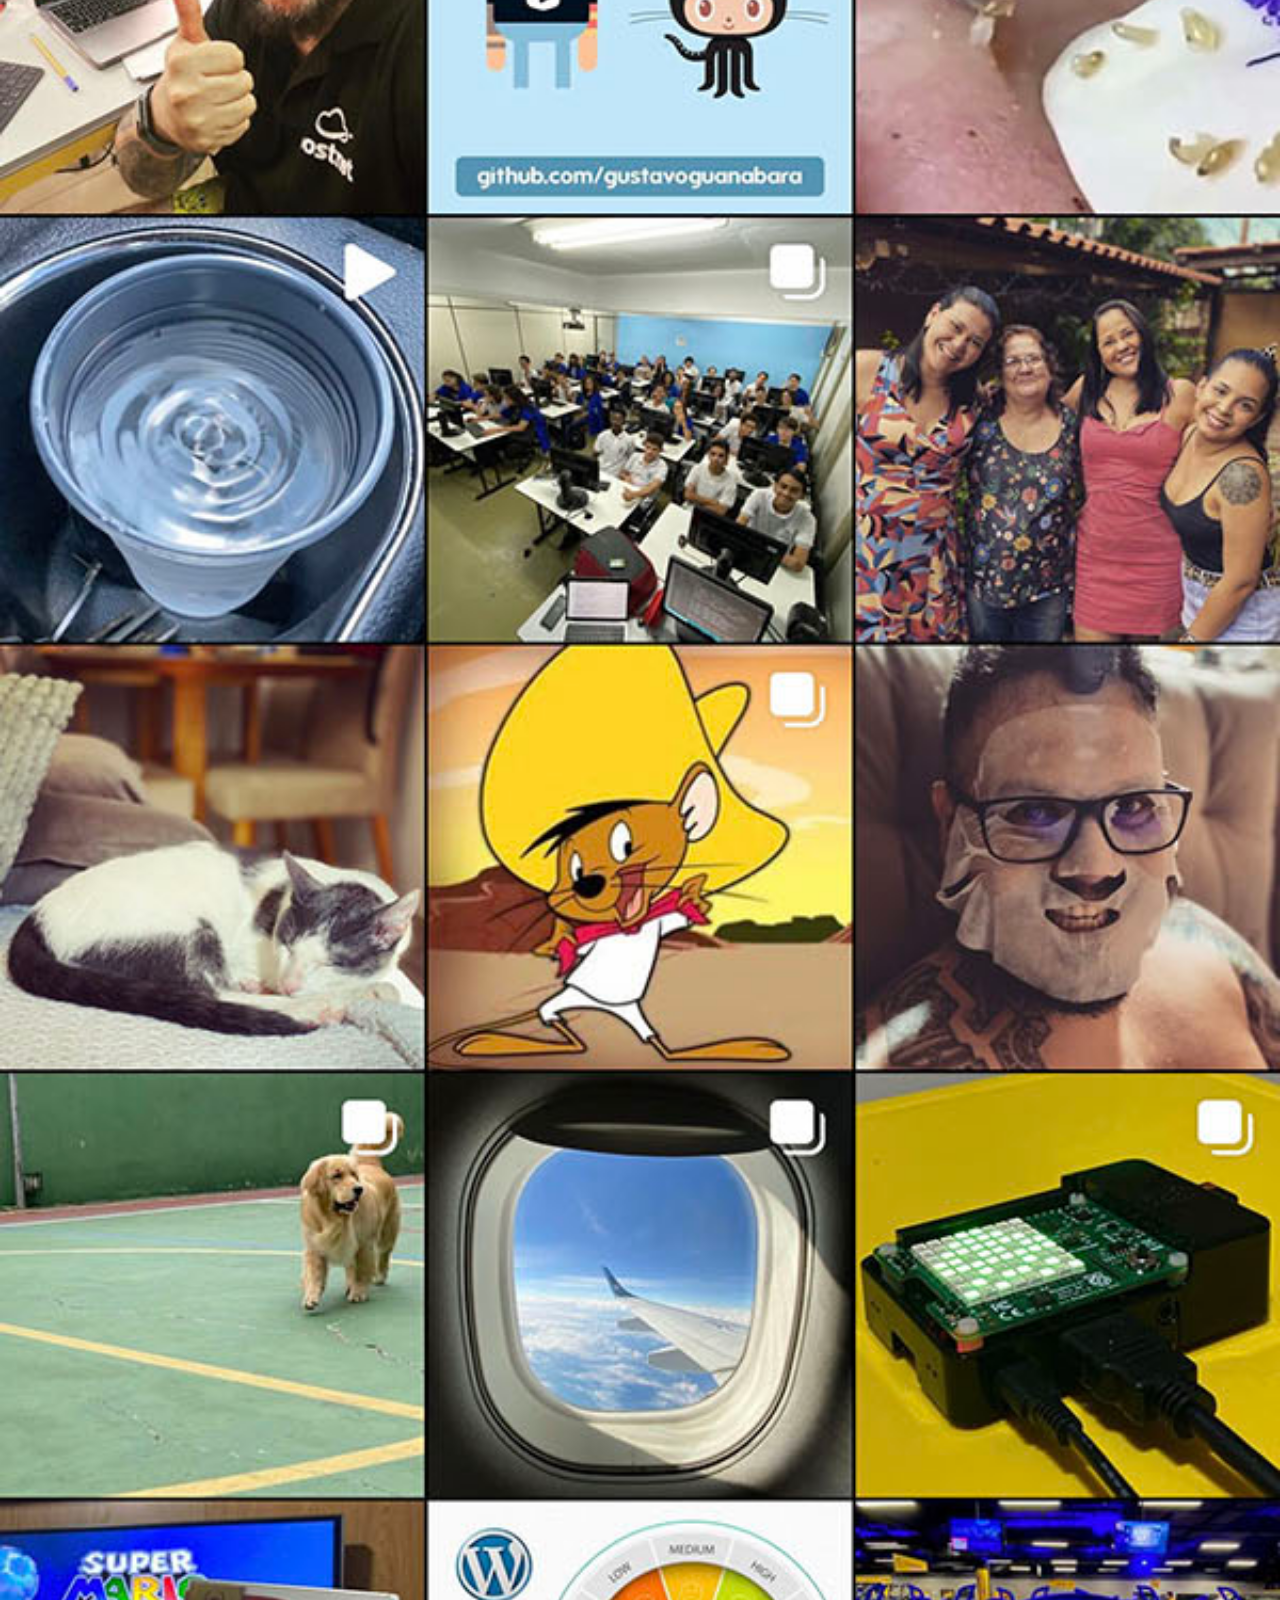
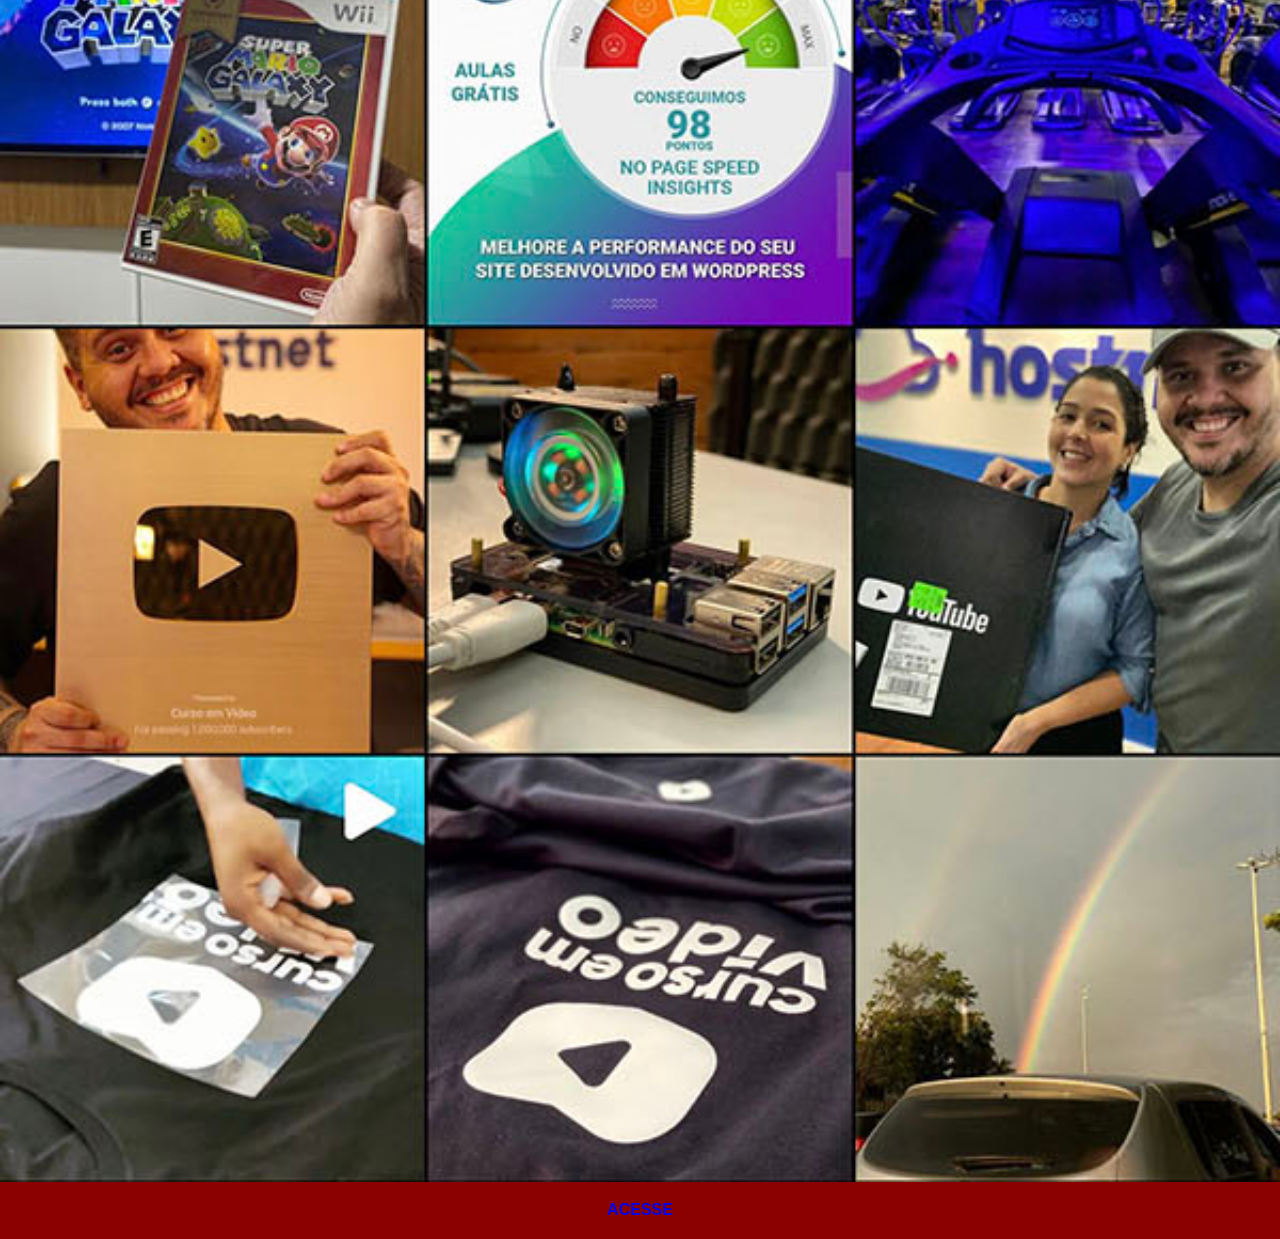
<file: instagram.html>
<!DOCTYPE html>
<html lang="pt-br">
<head>
    <meta charset="UTF-8">
    <meta name="viewport" content="width=device-width, initial-scale=1.0">
    <title>Instagram</title>
    <link rel="stylesheet" href="estilos/social.css">
</head>
<body>
    <img src="imagens/tela-instagram.jpg" alt="Instagram">
    <a href="https://www.instagram.com/gustavoguanabara/" target="_blank">ACESSE</a>
</body>
</html>
</file>
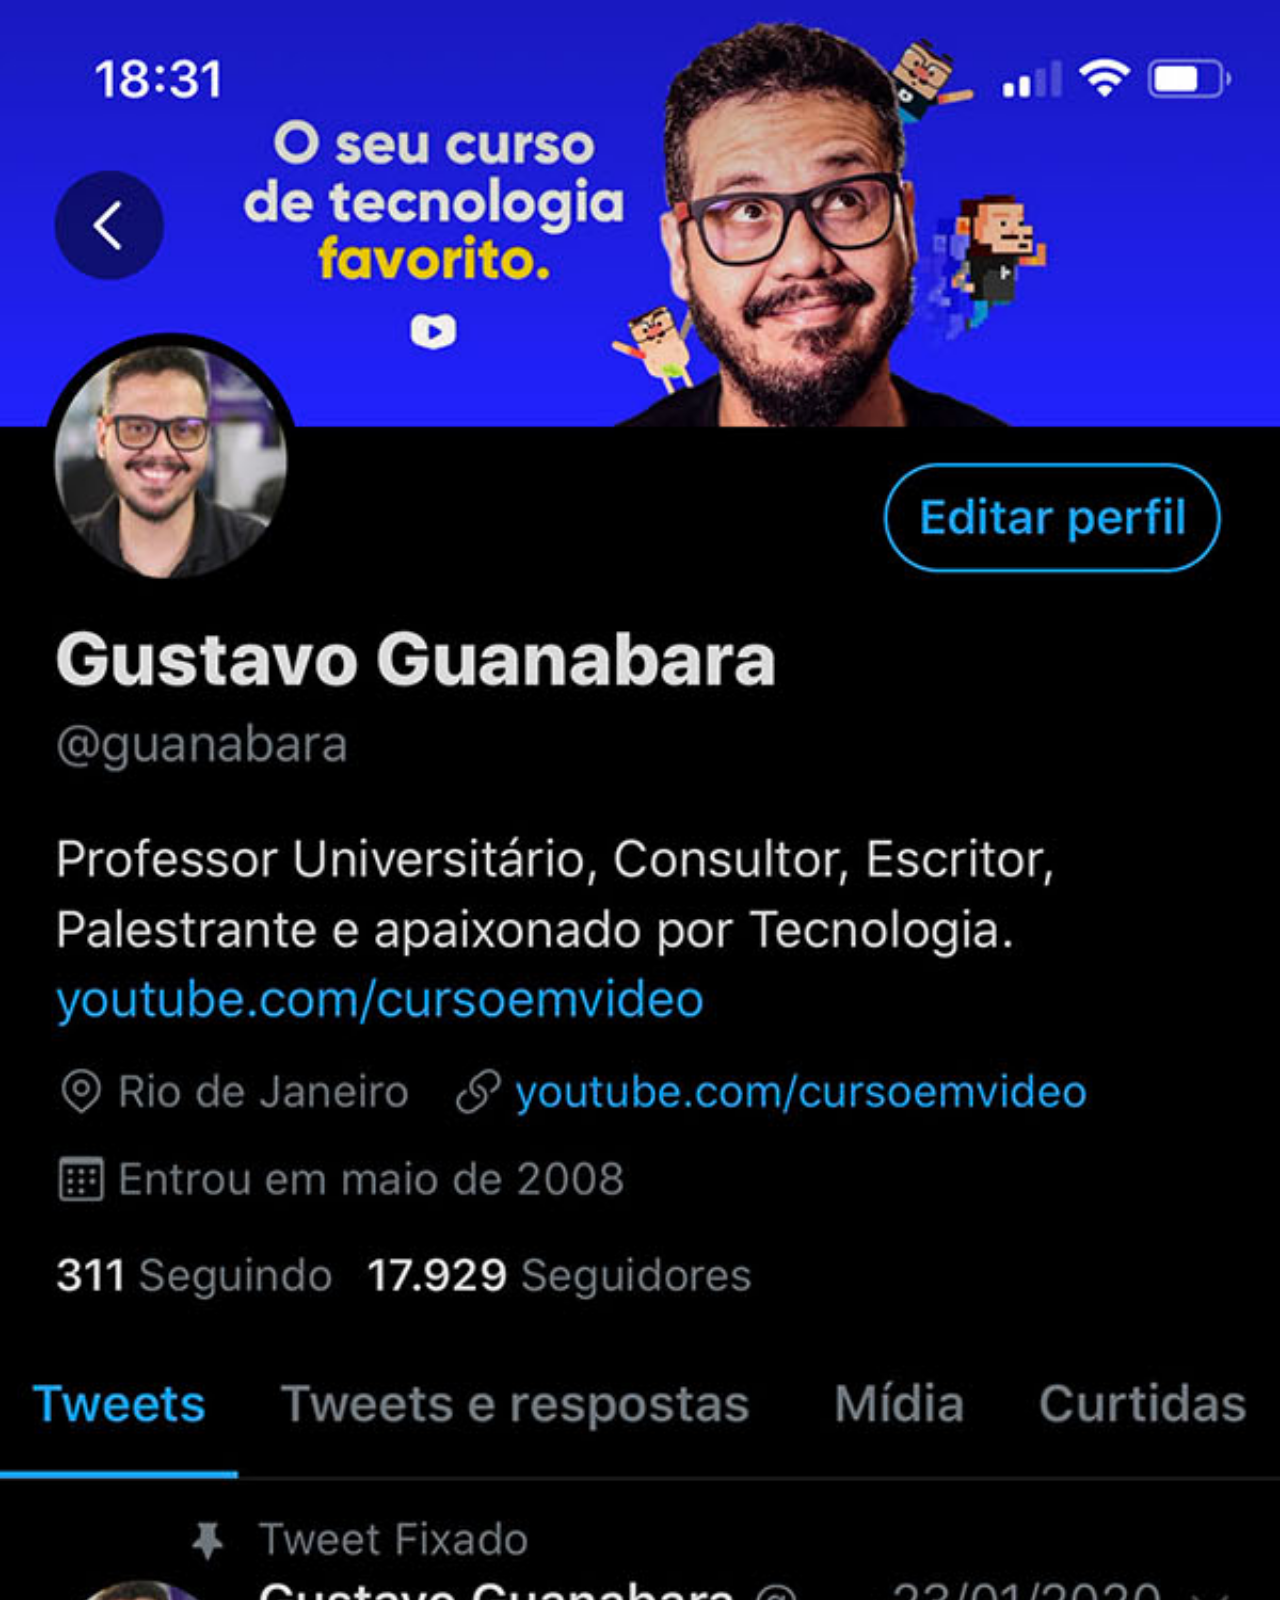
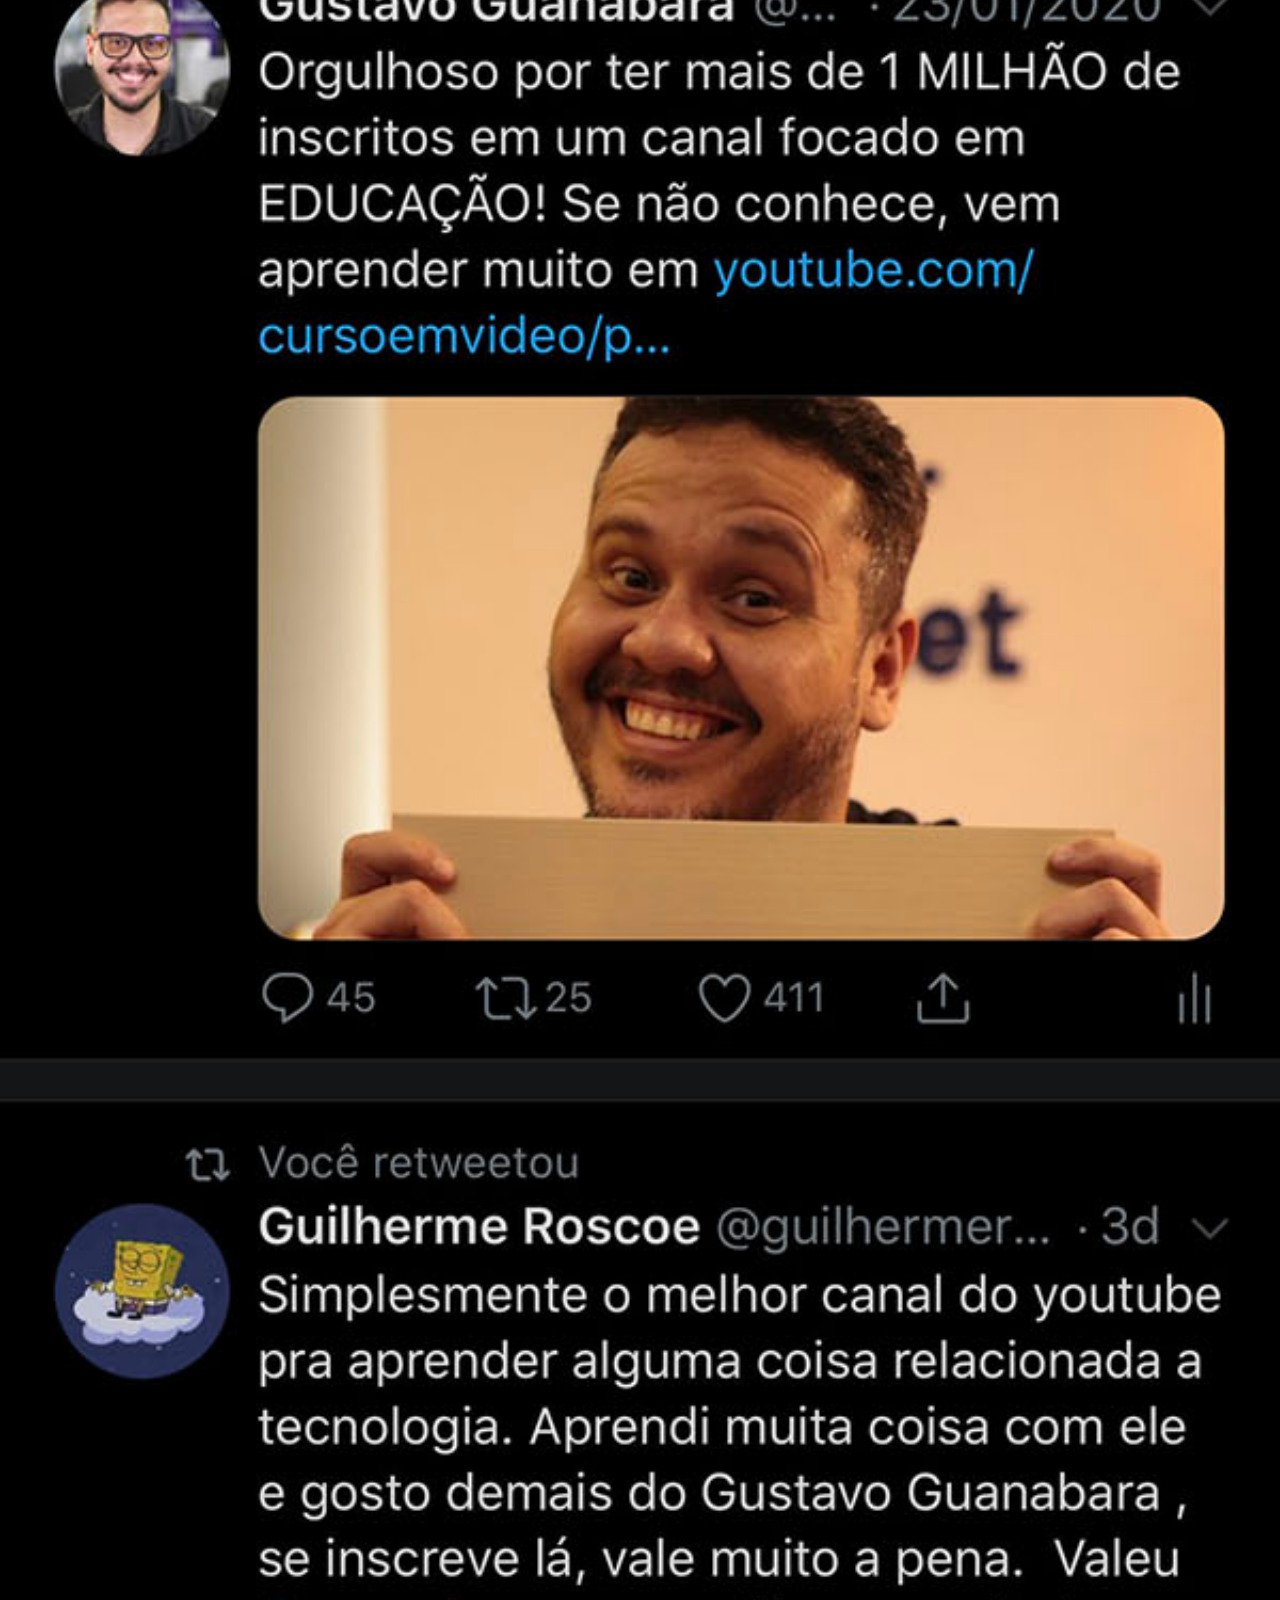
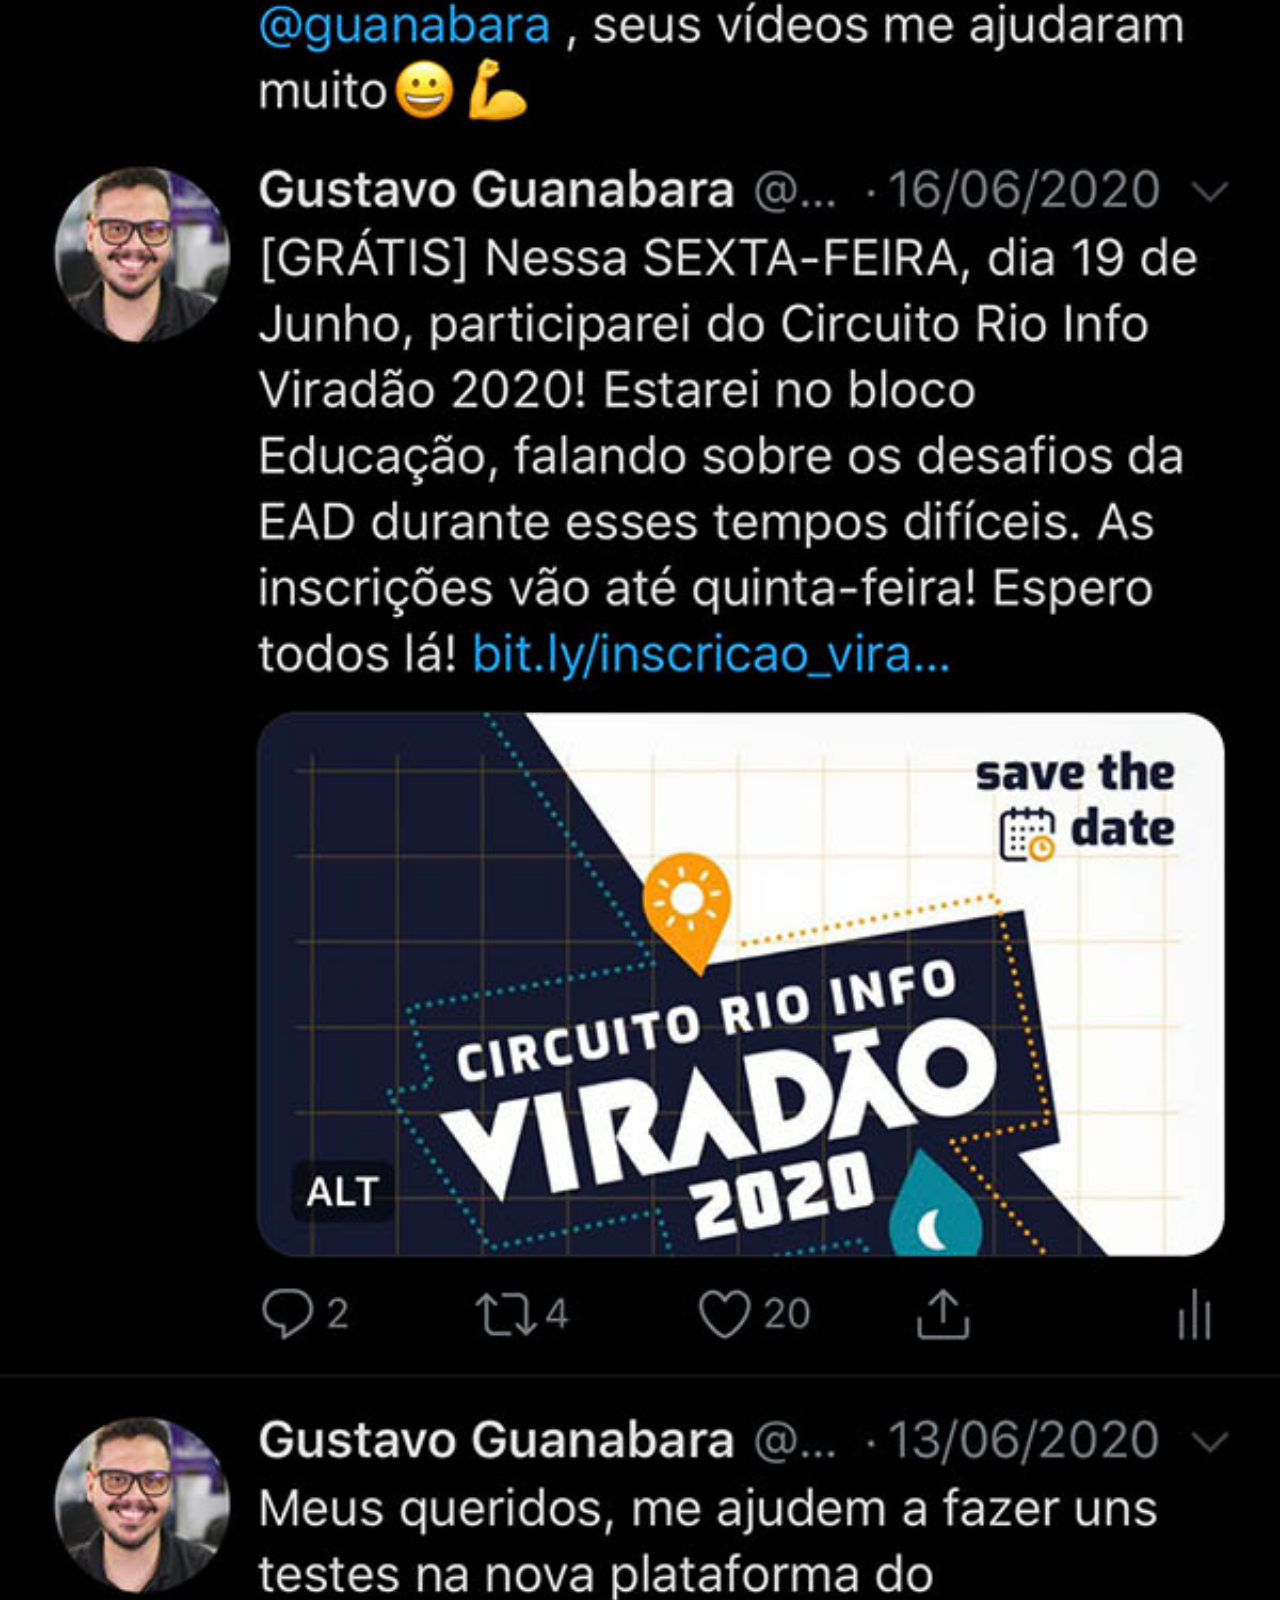
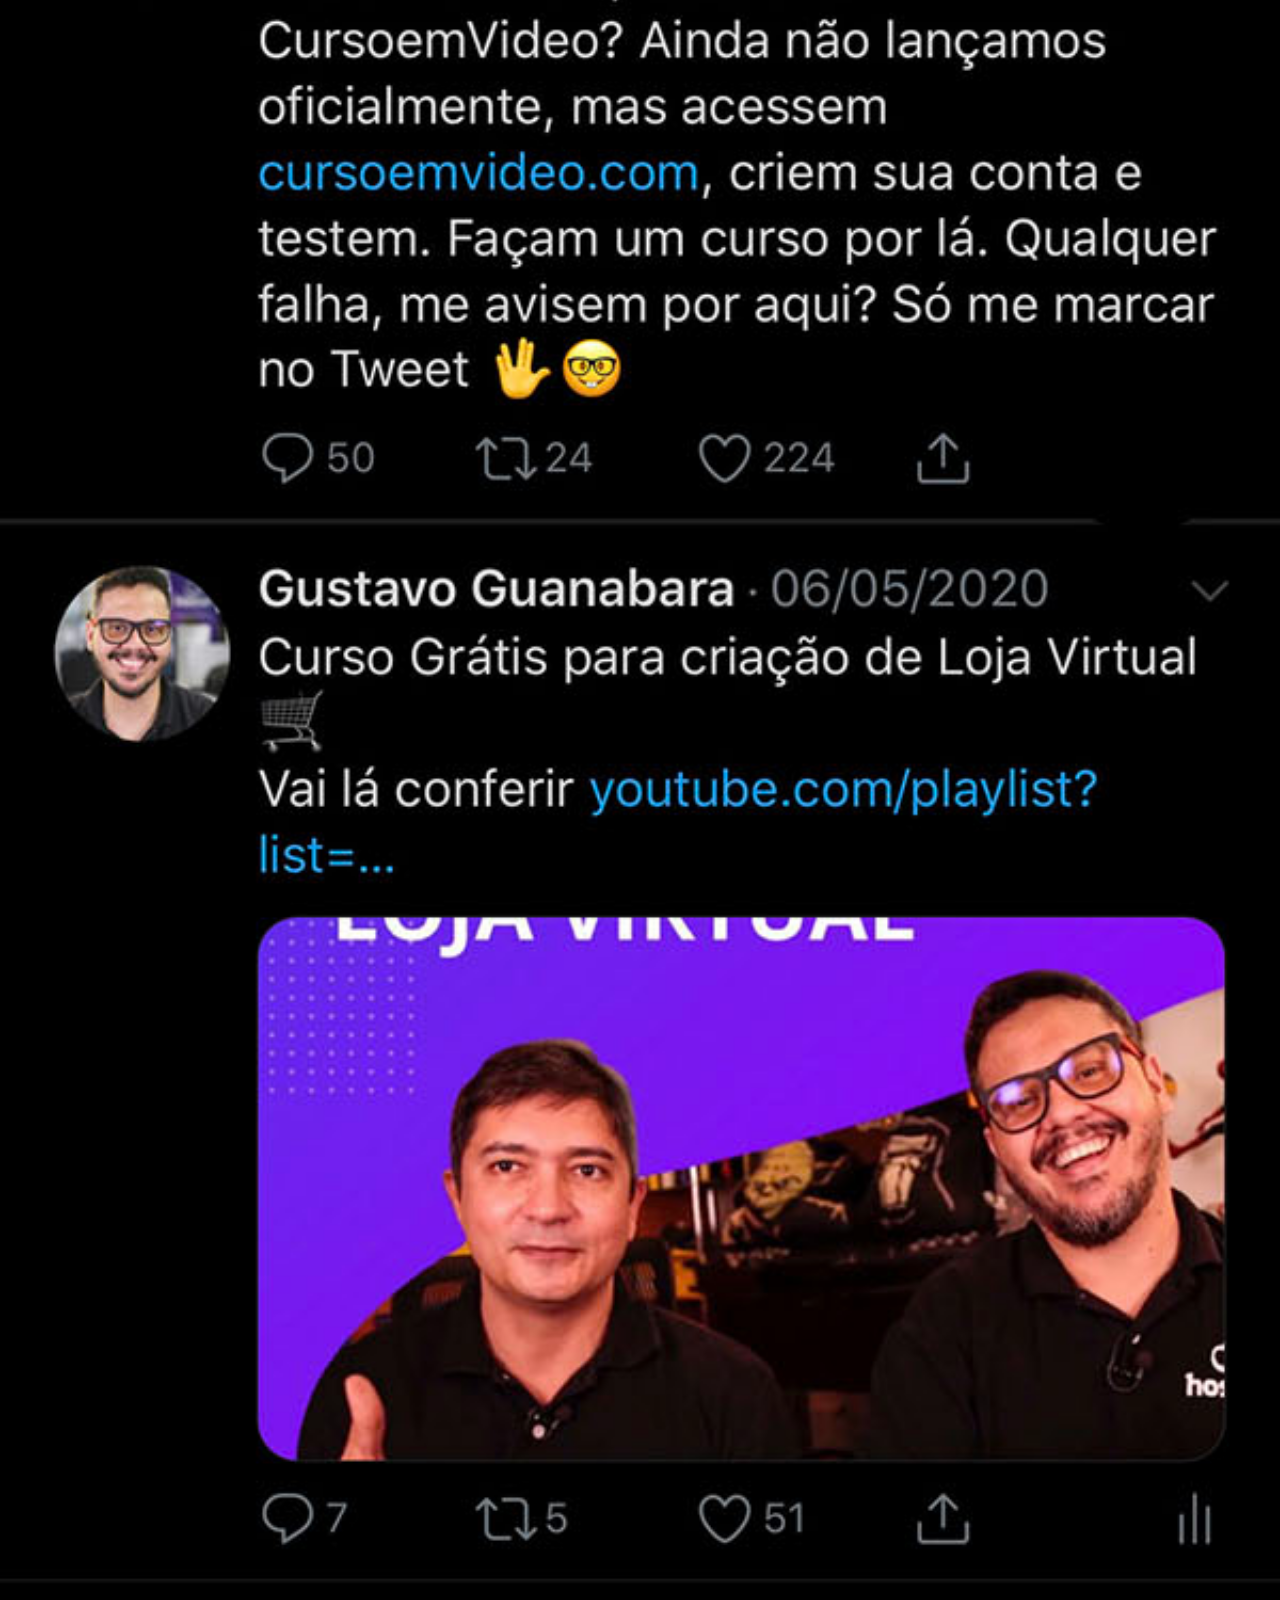
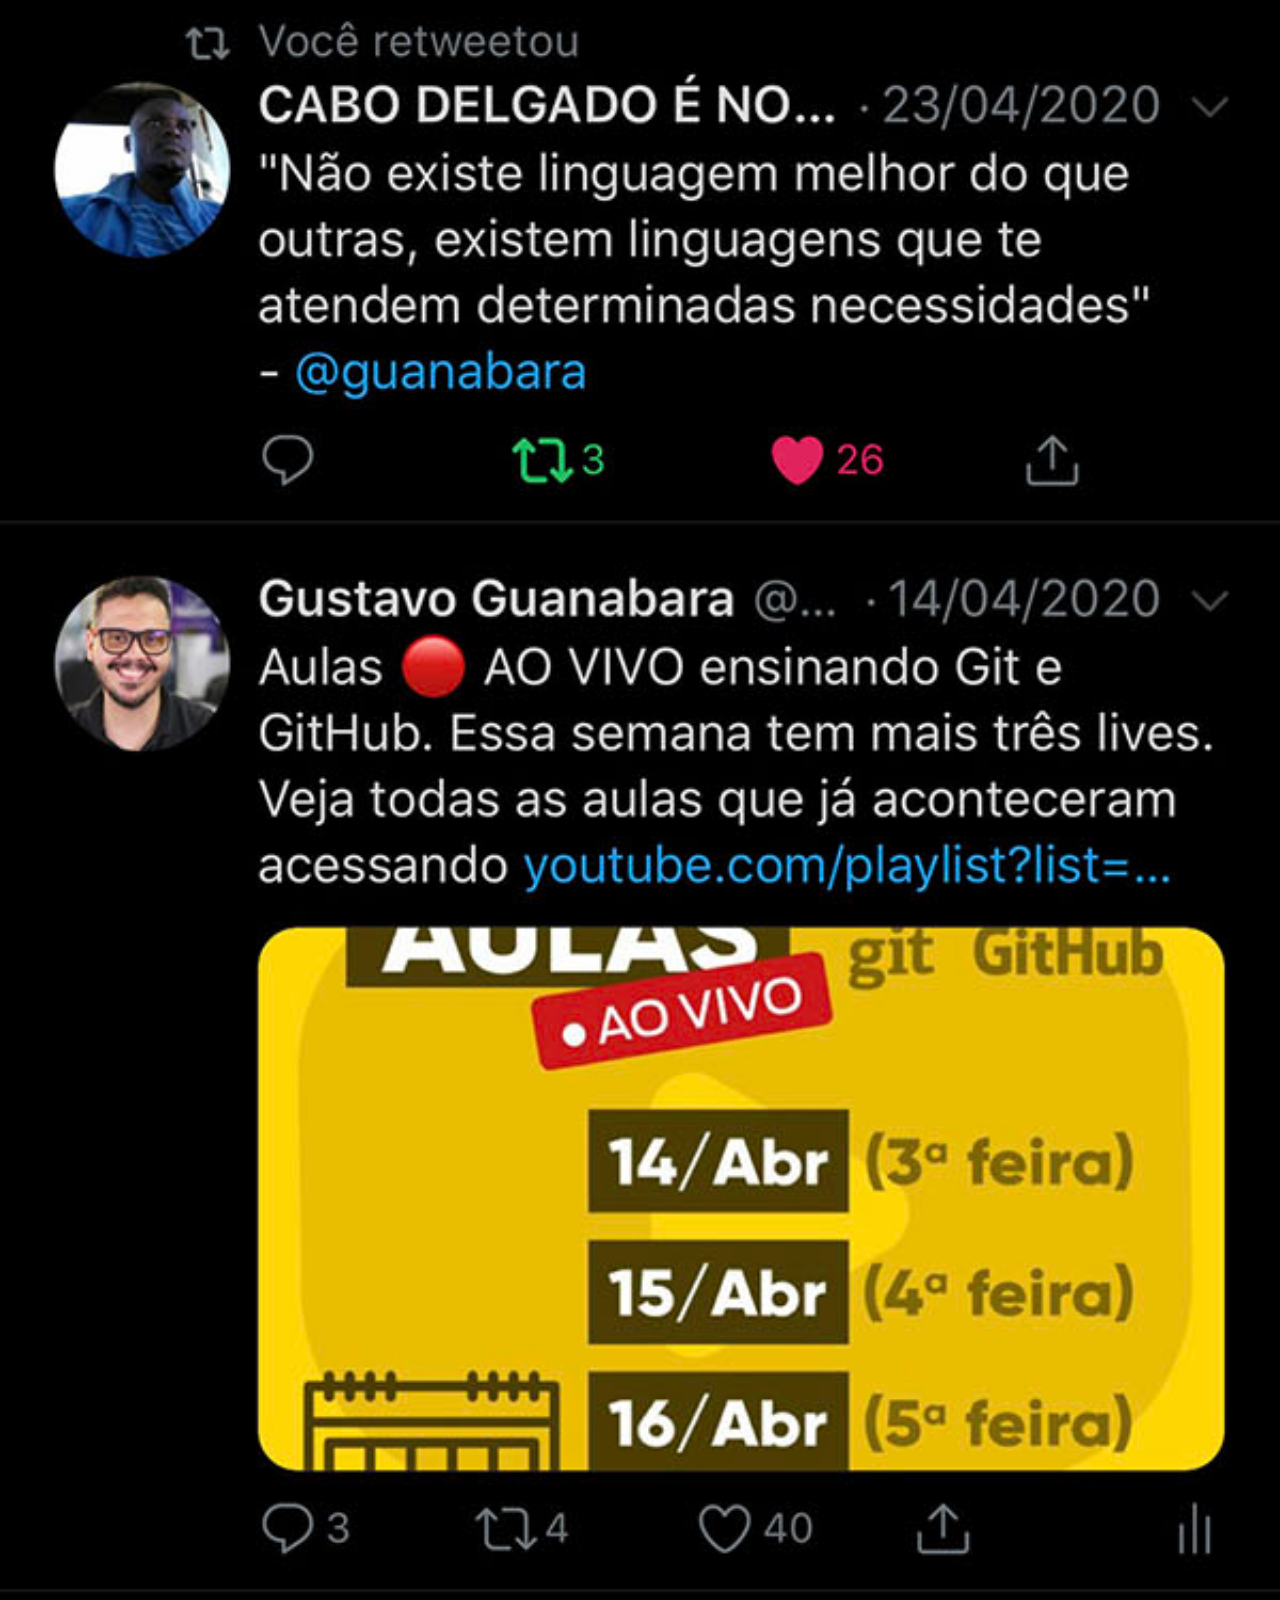
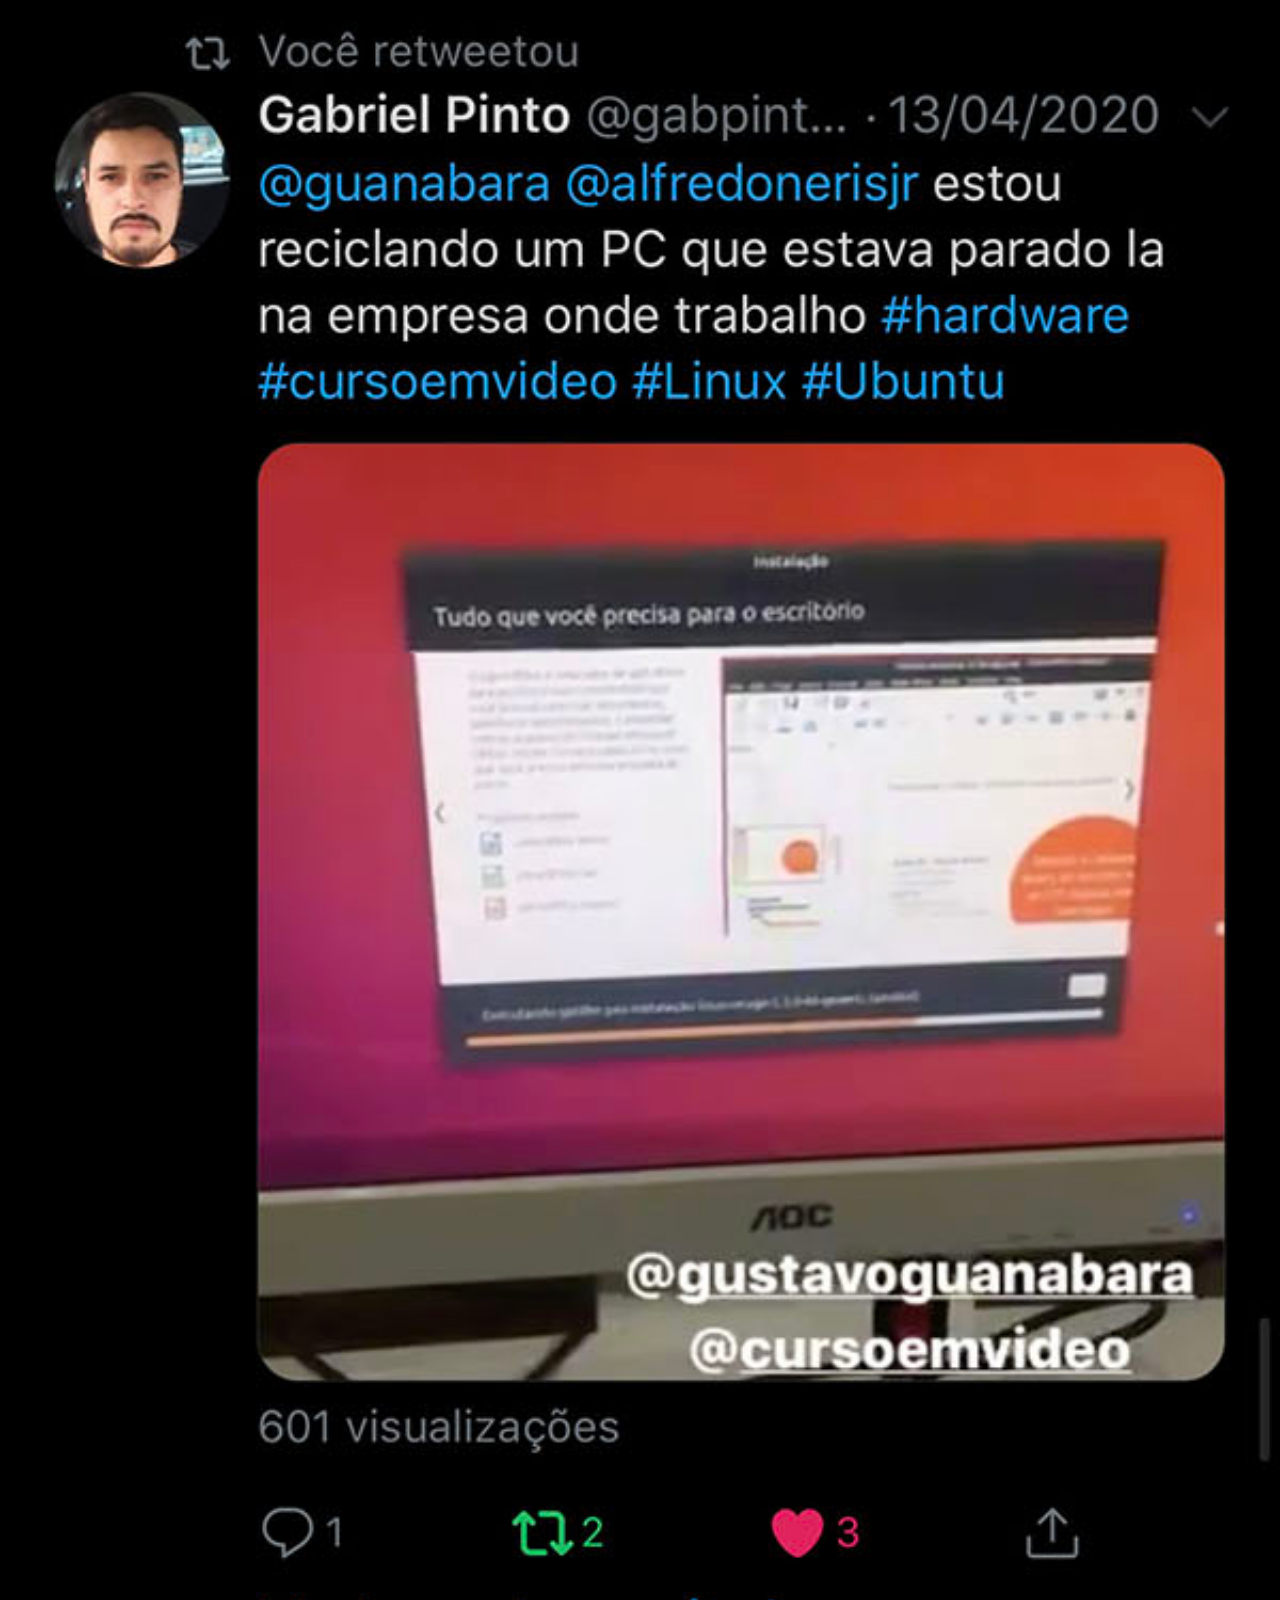
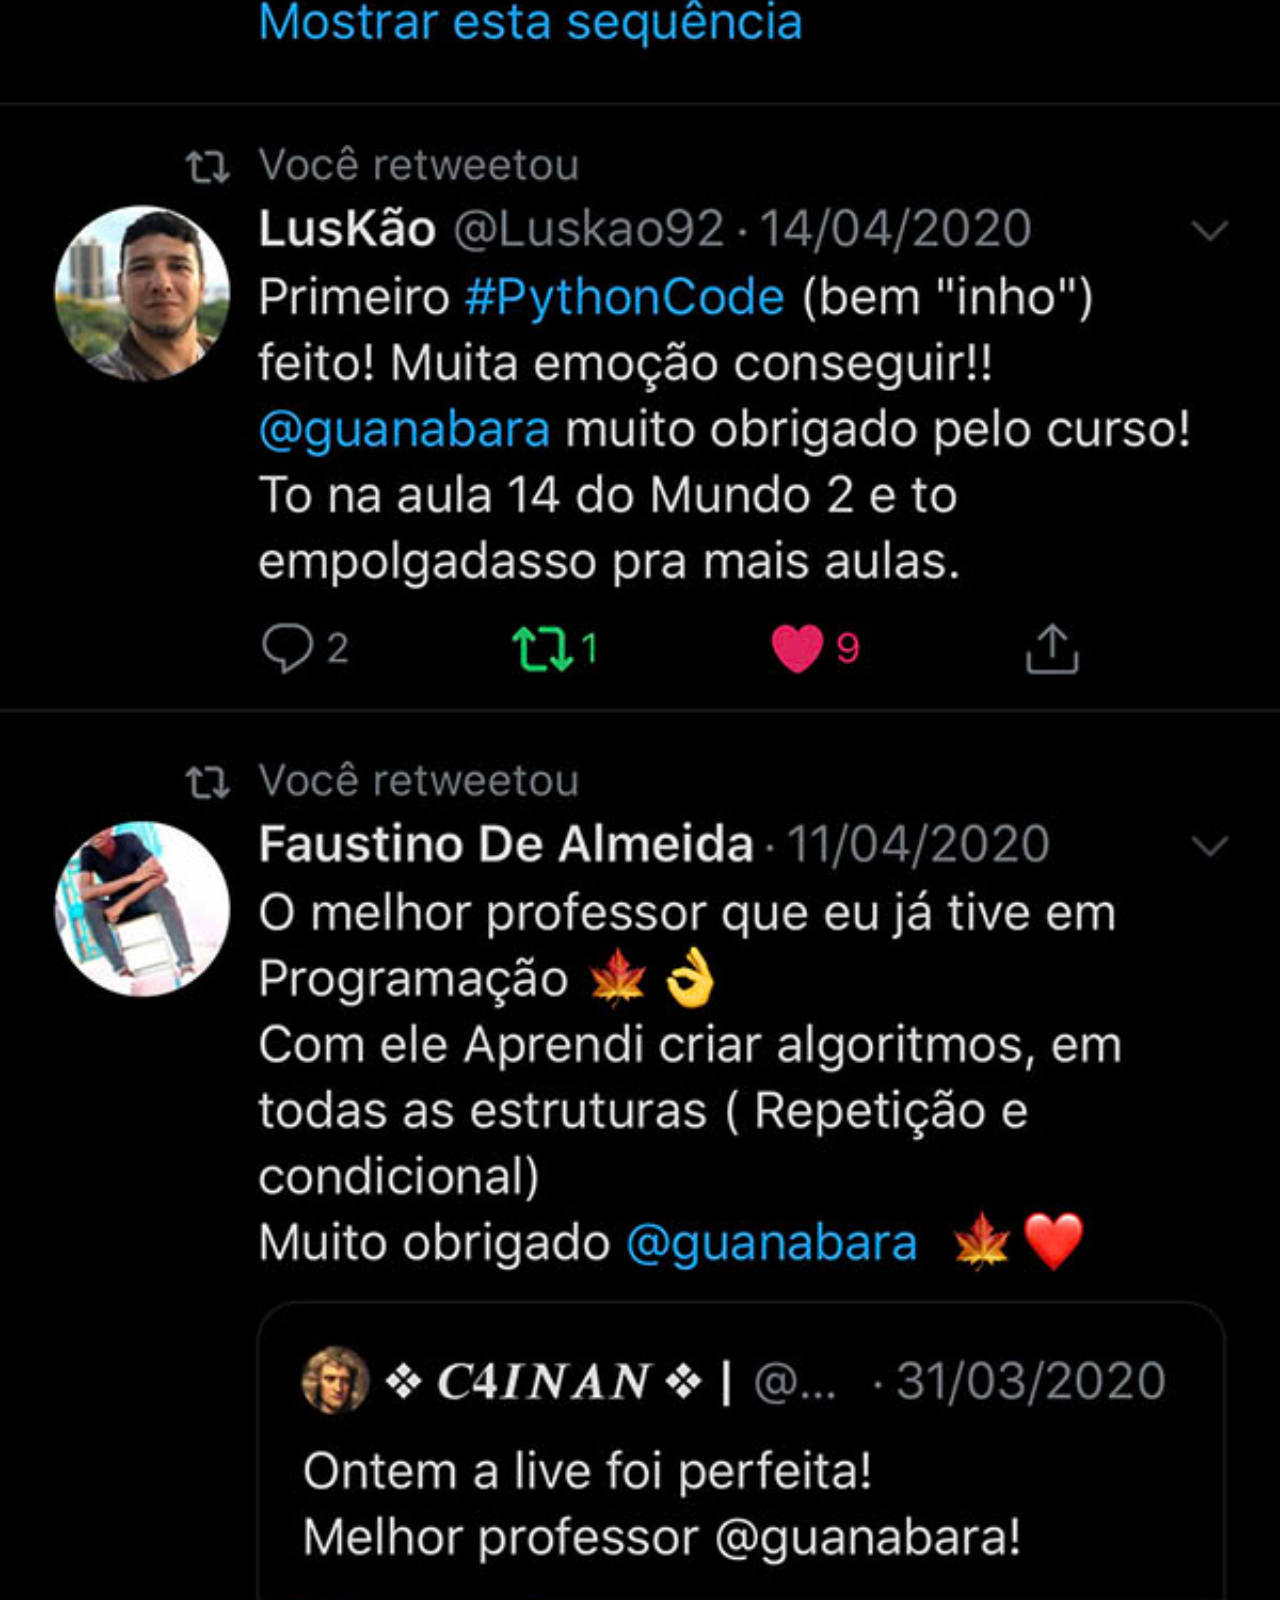
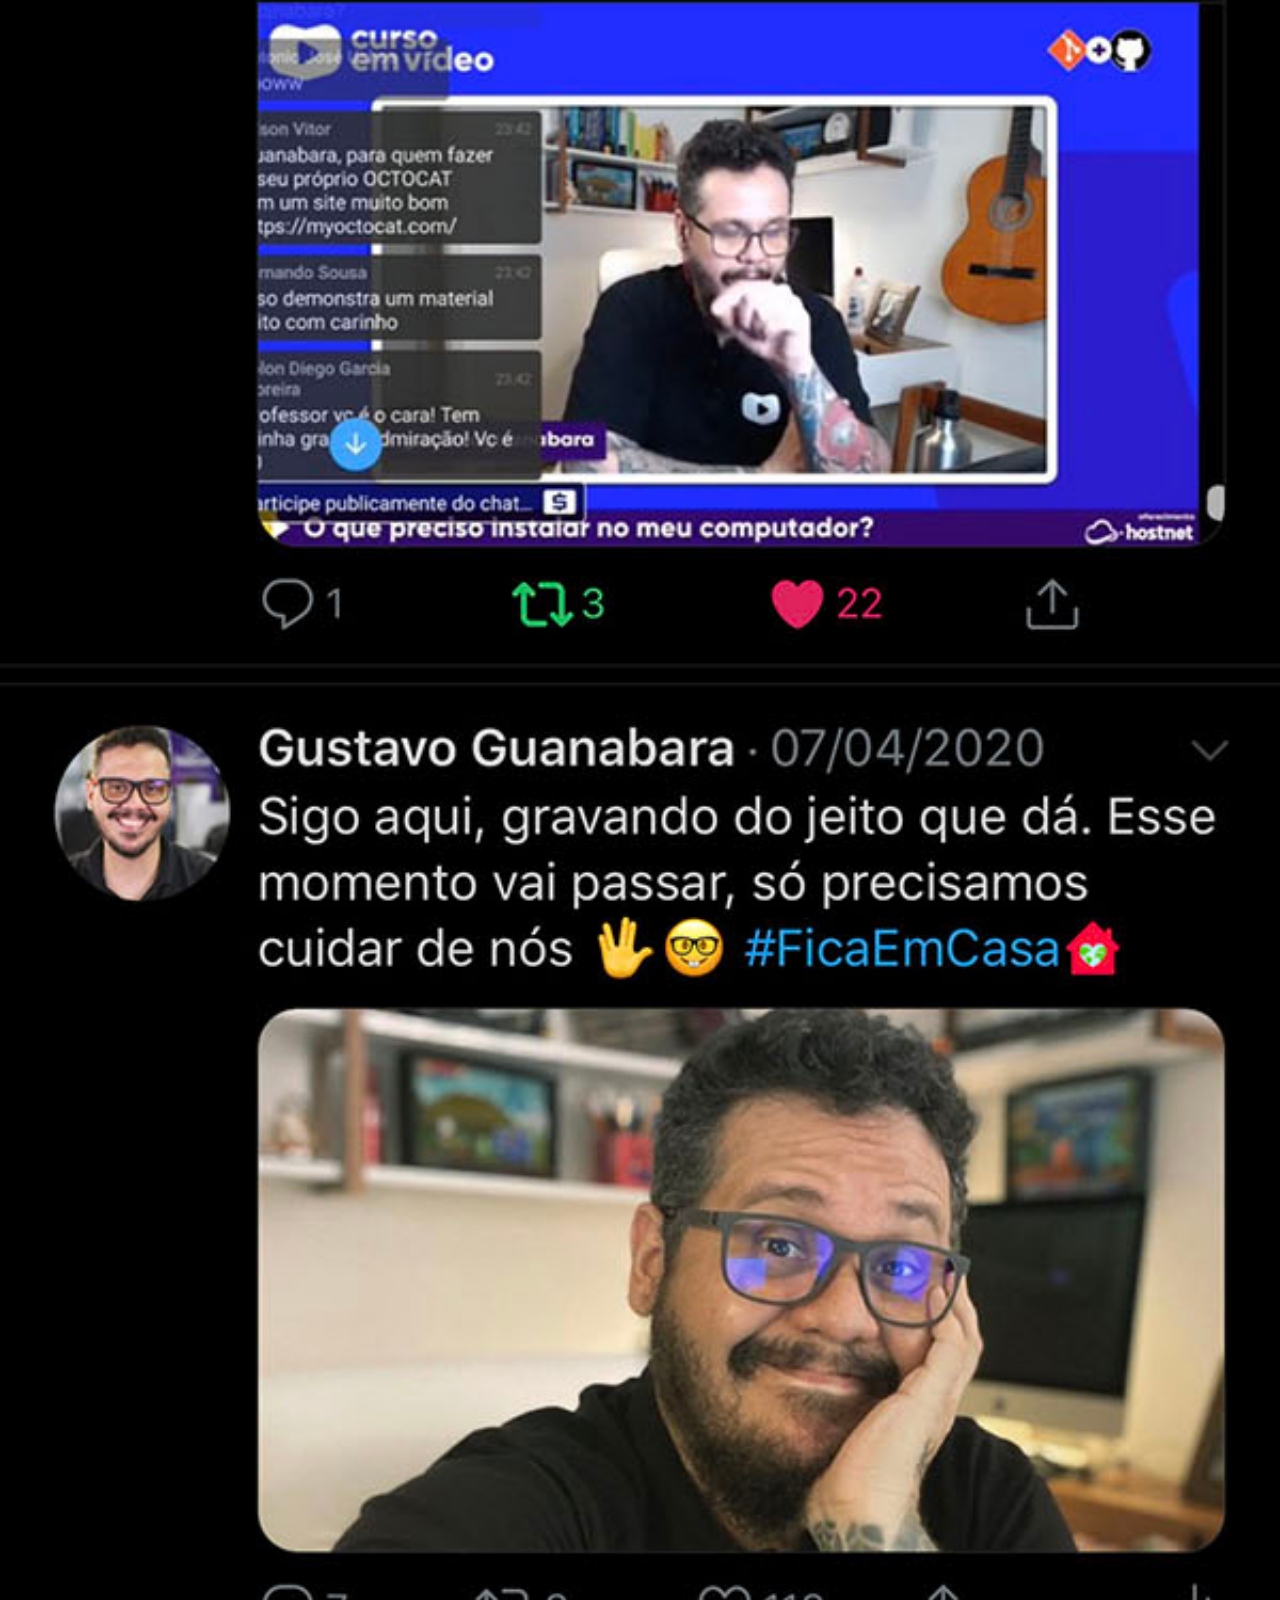
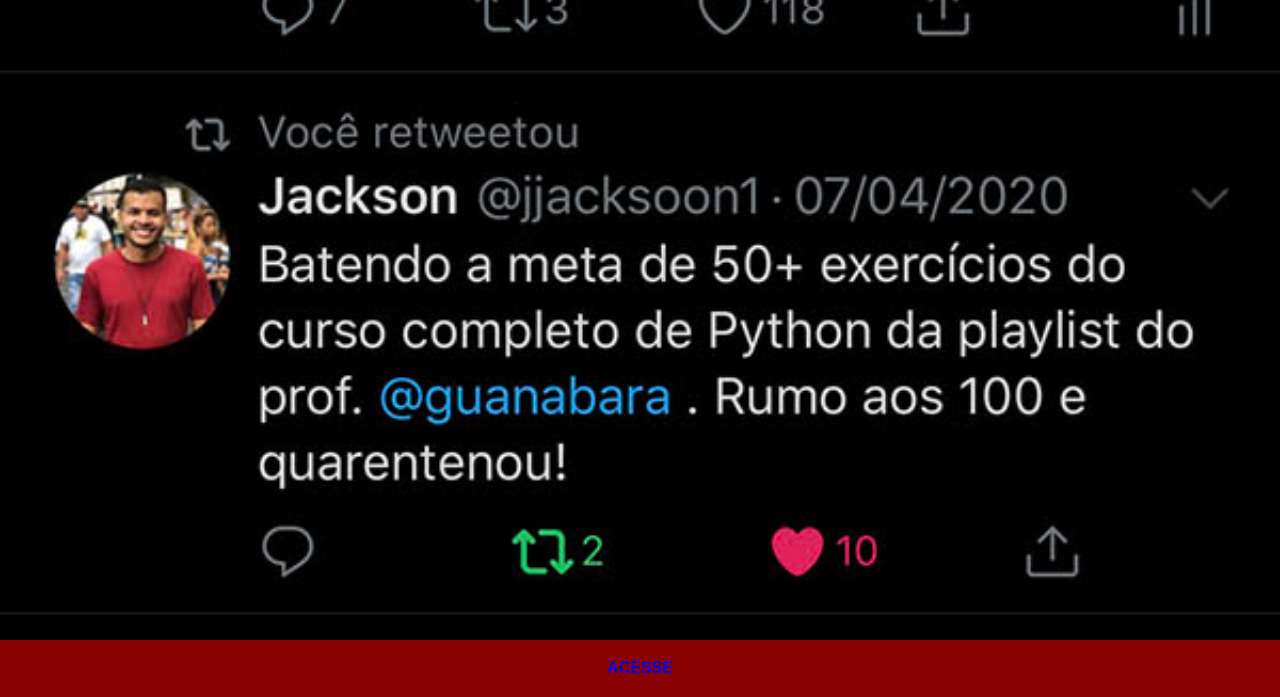
<file: twitter.html>
<!DOCTYPE html>
<html lang="pt-br">
<head>
    <meta charset="UTF-8">
    <meta name="viewport" content="width=device-width, initial-scale=1.0">
    <title>Twitter</title>
    <link rel="stylesheet" href="estilos/social.css">
</head>
<body>
    <img src="imagens/tela-twitter.jpg" alt="Twitter">
    <a href="https://x.com/guanabara" target="_blank">ACESSE</a>
</body>
</html>
</file>
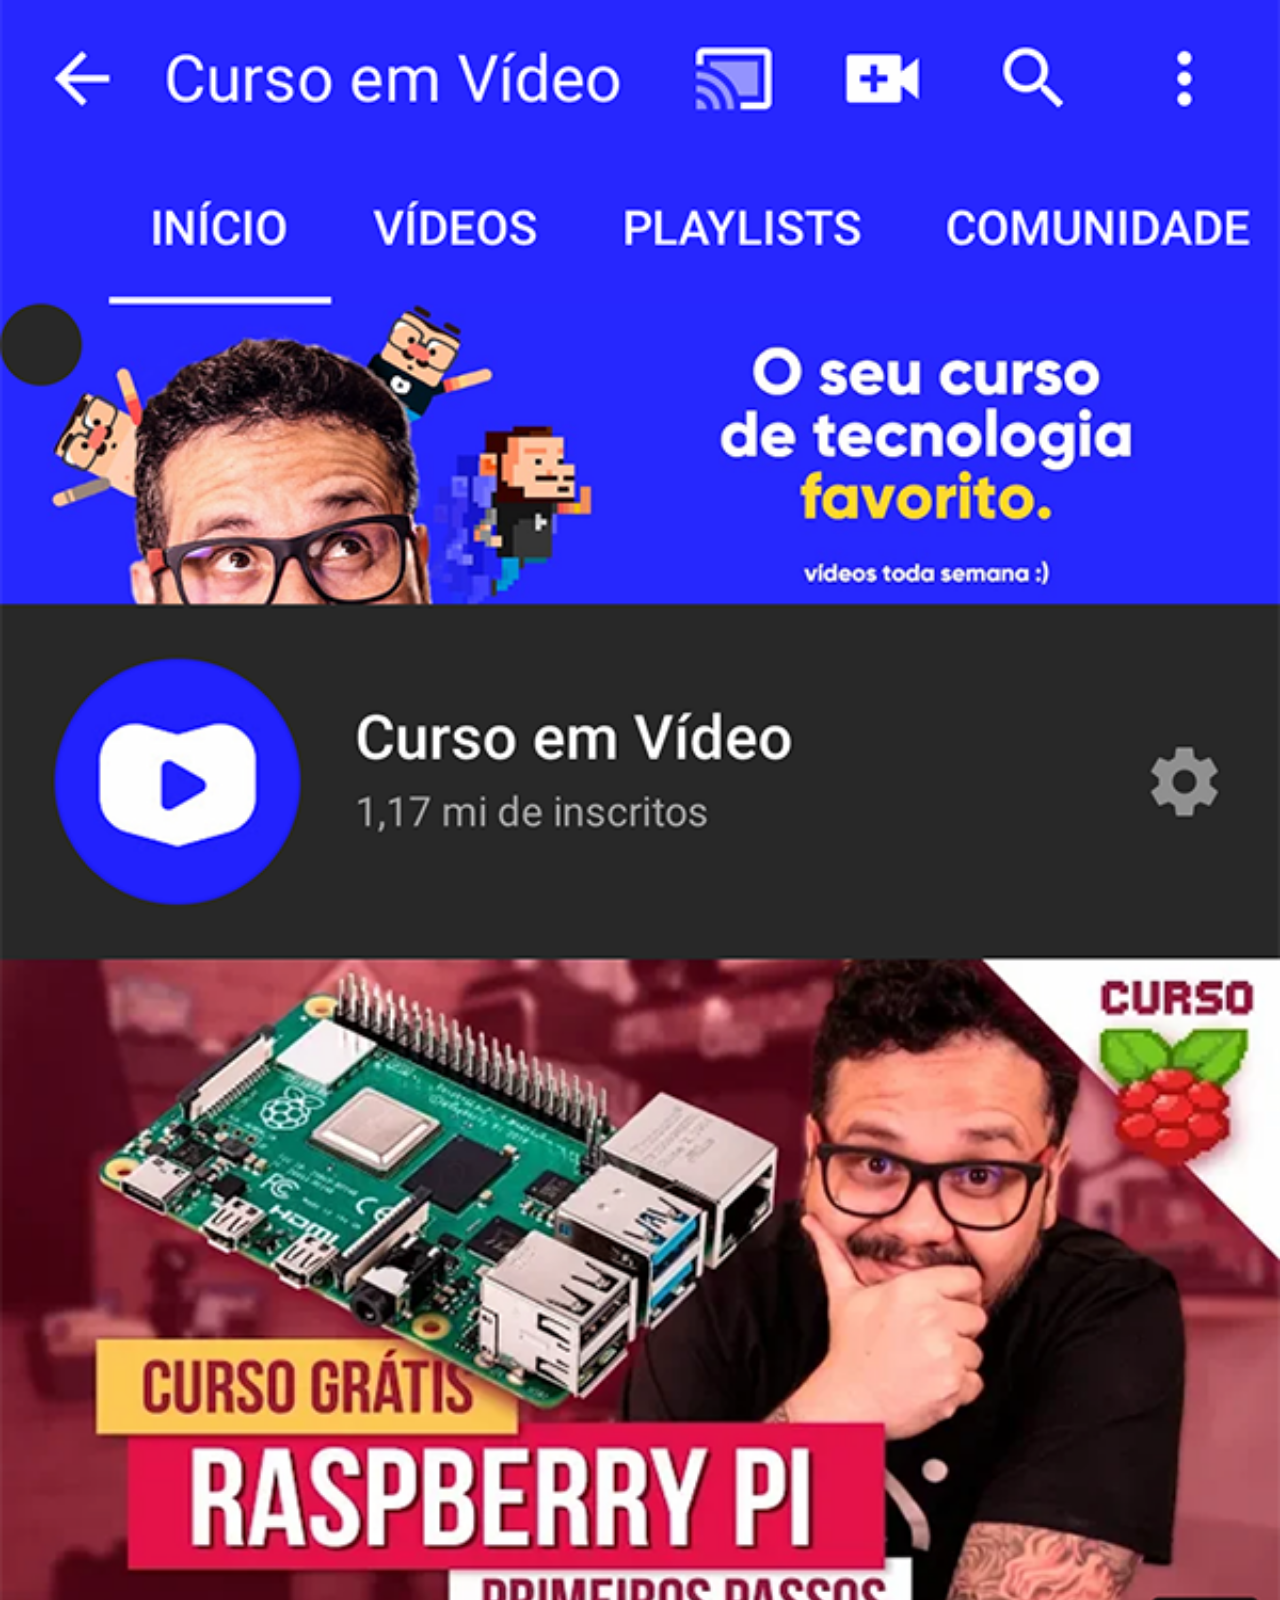
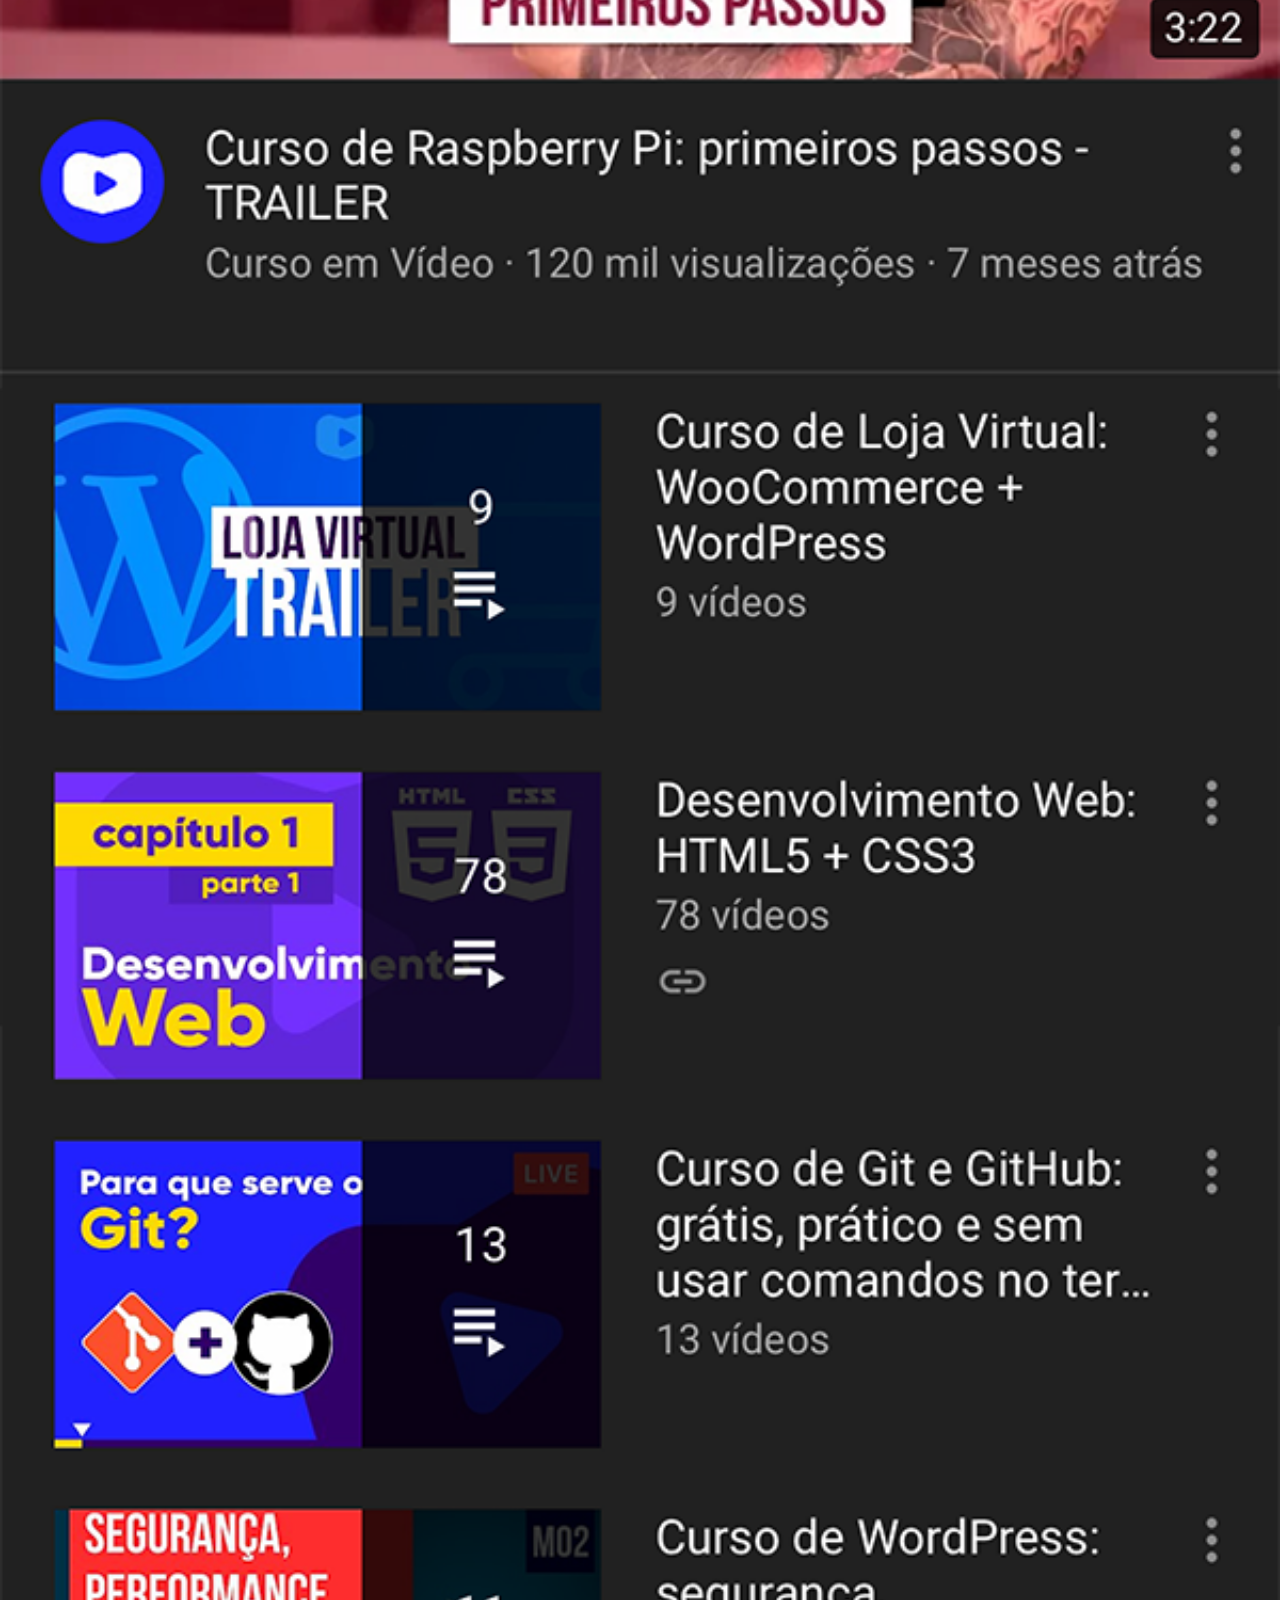
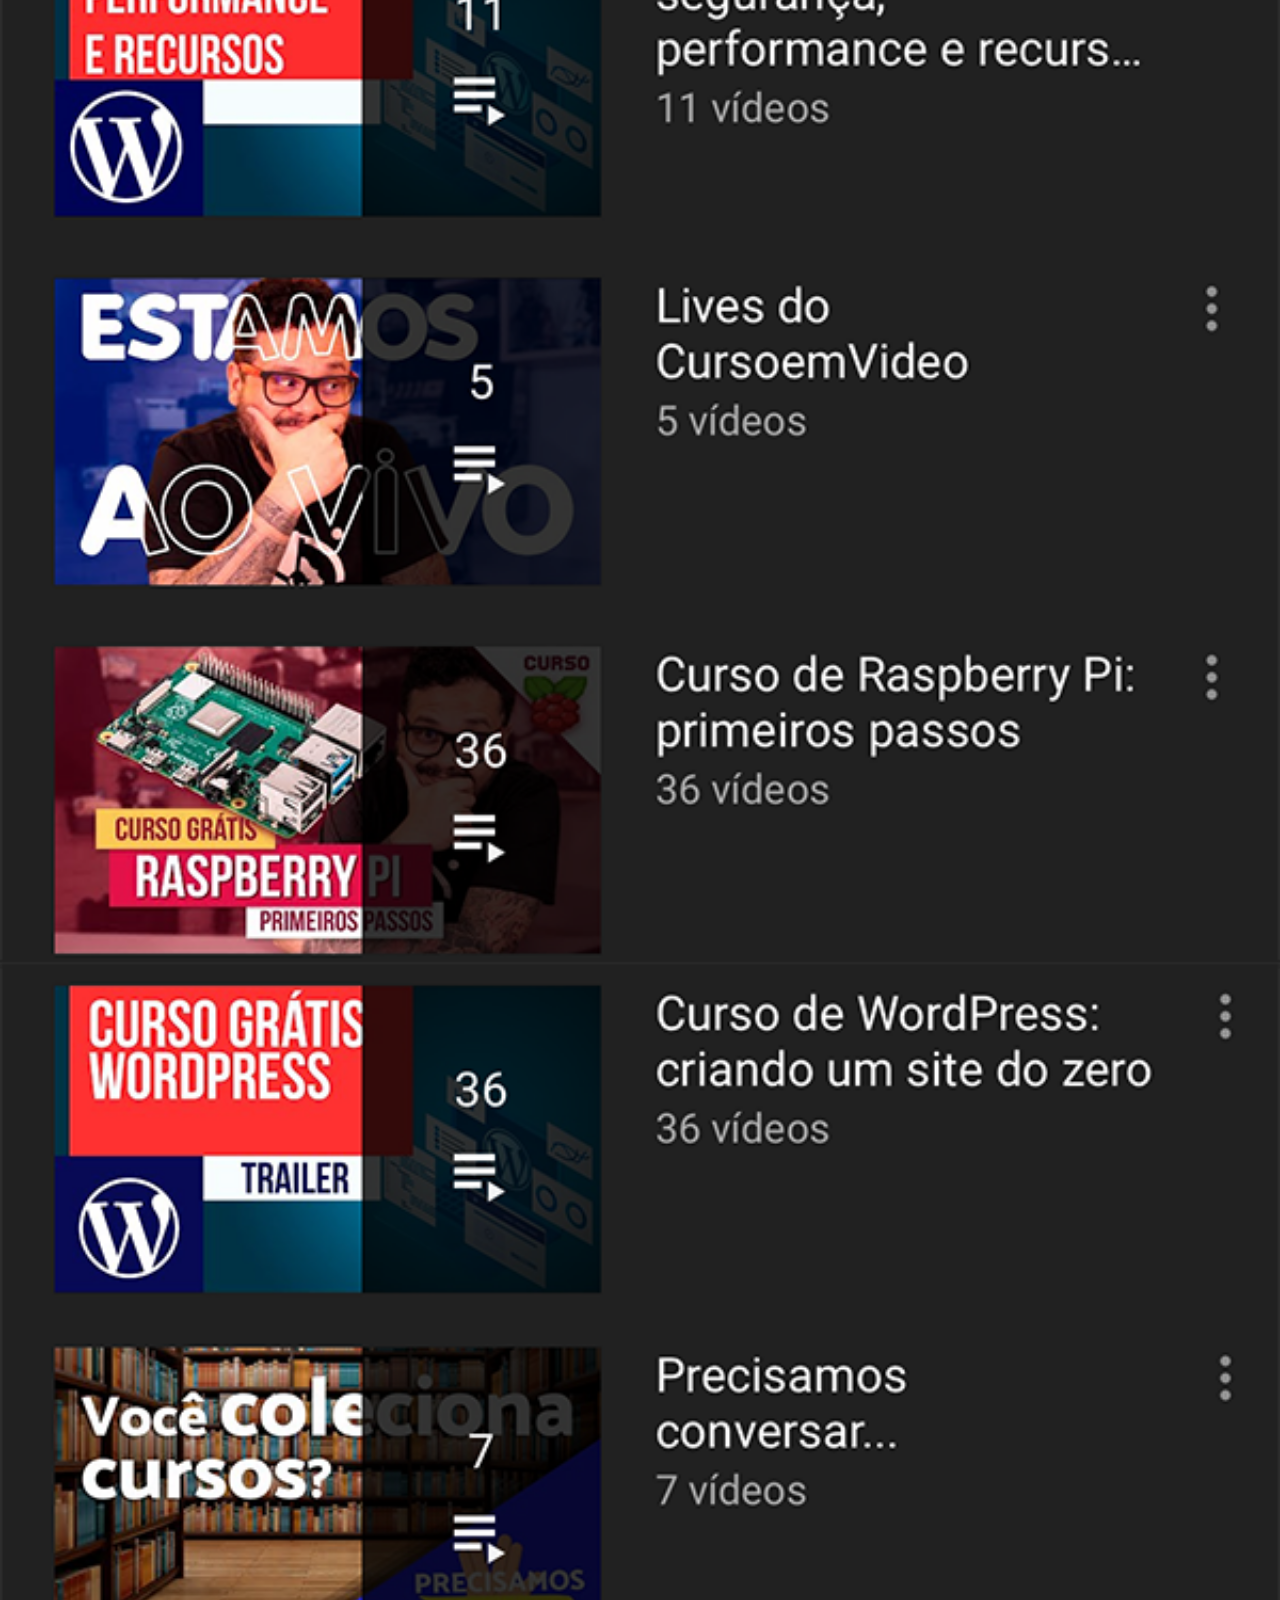
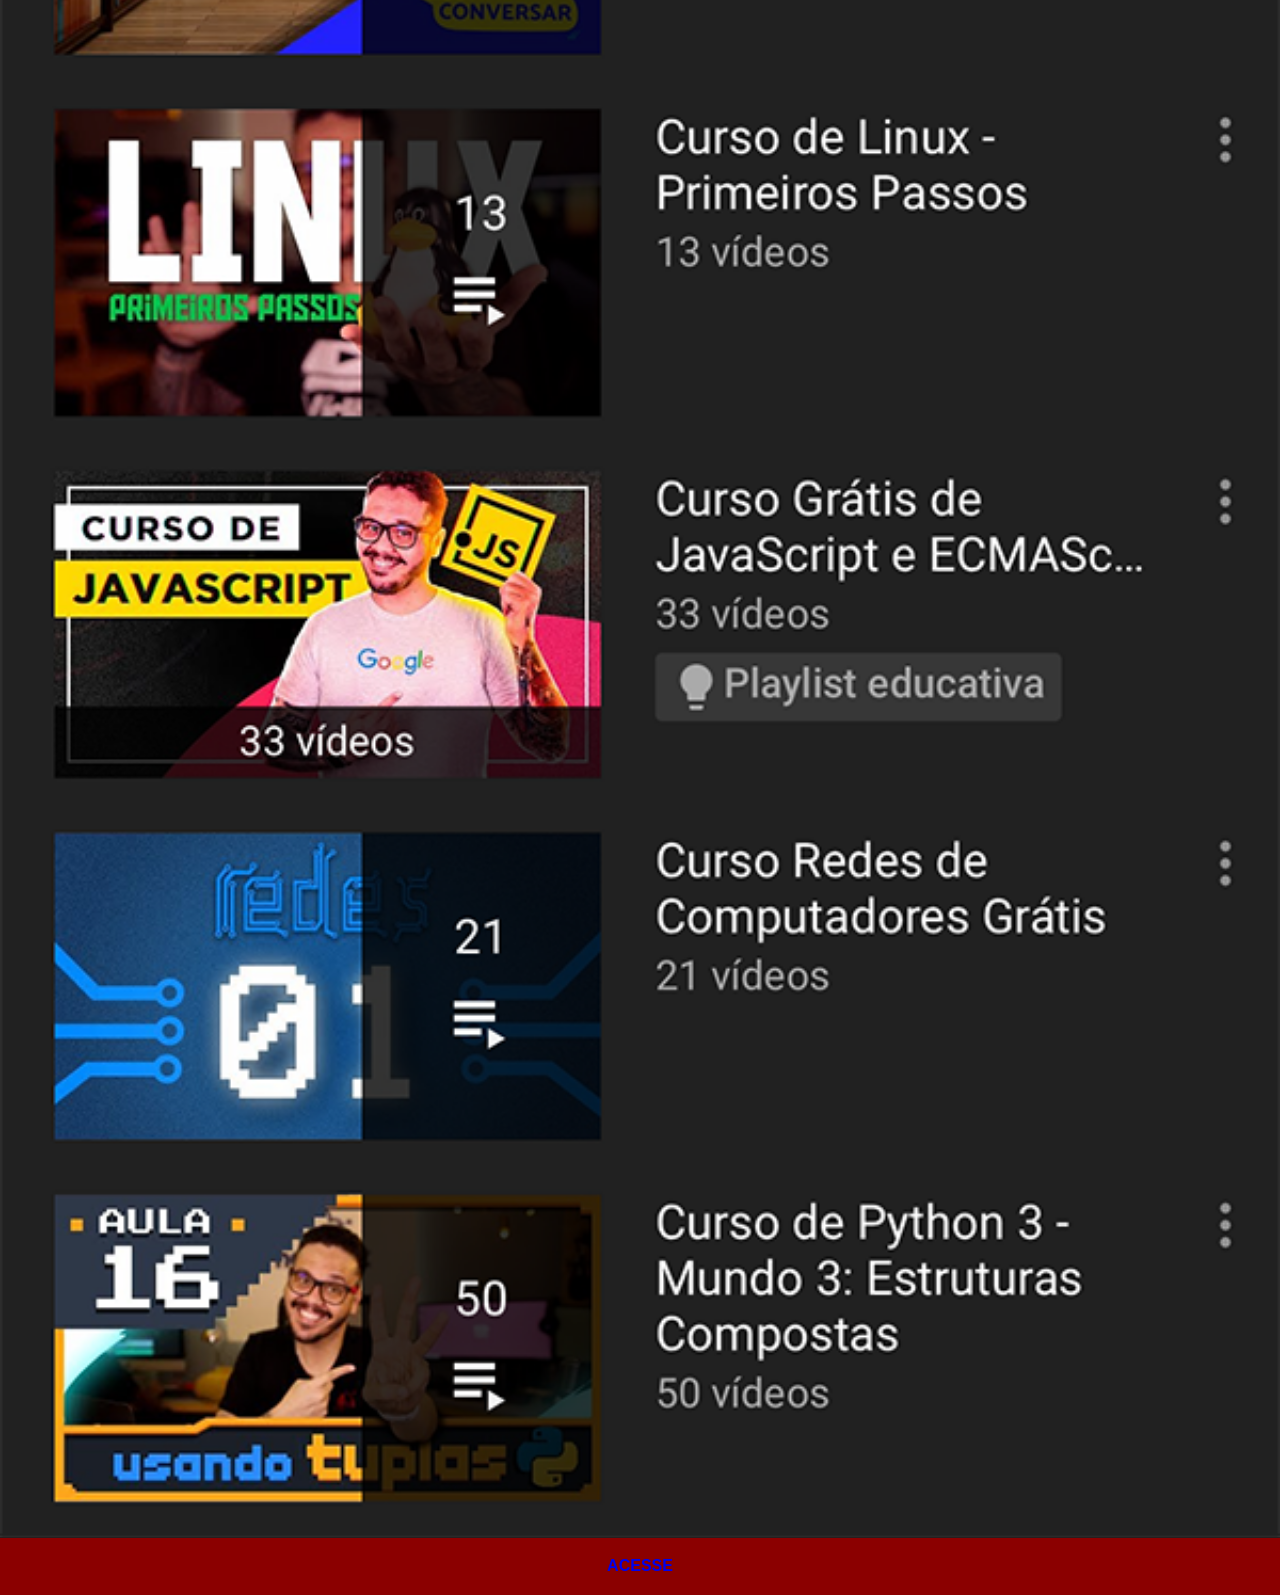
<file: youtube.html>
<!DOCTYPE html>
<html lang="pt-br">
<head>
    <meta charset="UTF-8">
    <meta name="viewport" content="width=device-width, initial-scale=1.0">
    <link rel="stylesheet" href="estilos/social.css">
    <title>Youtube</title>
    <style>
    </style>
</head>
<body>
    <img src="imagens/tela-youtube.png" alt="Youtube">
    <a href="https://www.youtube.com/@cursoemvideo" target="_blank">ACESSE</a>
</body>
</html>
</file>
<file: estilos/style.css>
@charset "UTF-8";

* {
    margin: 0px;
    padding: 0px;
    font-family: Arial, Helvetica, sans-serif;
}

html, body {
    height: 100vh;
    width: 100vw;
    background-color: black;
}

body {
    background: url('../imagens/fundo-madeira.jpg') no-repeat top center;
    background-size: cover;
    background-attachment: fixed;
}

main {
    position: relative;
    height: 100vh;
}

section#telefone {
    position: absolute;
    top: 50%;
    left: 50%;
    transform: translate(-50%, -50%);
    
    height: 627px;
    width: 311px;
    background: url('../imagens/frame-iphone.png') no-repeat;

}

iframe#tela {
    position: relative;
    top: 80px;
    left: 22px;
    width: 267px;
    height: 471px;
}

section#redes-sociais {
    text-align: right;
}

section#redes-sociais img {
    width: 50px;
    margin: 10px;
    border-radius: 50%;
    box-shadow: 2px 2px 5px rgba(0, 0, 0, 0.400);
    box-sizing: border-box;
}

section#redes-sociais img:hover {
    border: 2px solid rgba(255, 255, 255, 0.637);
    transform: translate(-3px, -3px);
    box-shadow: 5px 5px 10px rgba(0, 0, 0, 0.623);
    transition: transform .3s, border .3s;
}
</file>
<file: estilos/social.css>
@charset "UTF-8";

* {
    margin: 0px;
    padding: 0px;
    font-family: Arial, Helvetica, sans-serif;
}

::-webkit-scrollbar {
    width: 0px;
    height: 0px;
}

img {
    width: 100vw;

}

a {
    display: block;
    background-color: darkred;
    padding: 20px;
    margin: -5px;
    text-align: center;
    font-weight: bolder;
    text-decoration: none;
}

a:hover {
    background-color: red;
 }
</file>
